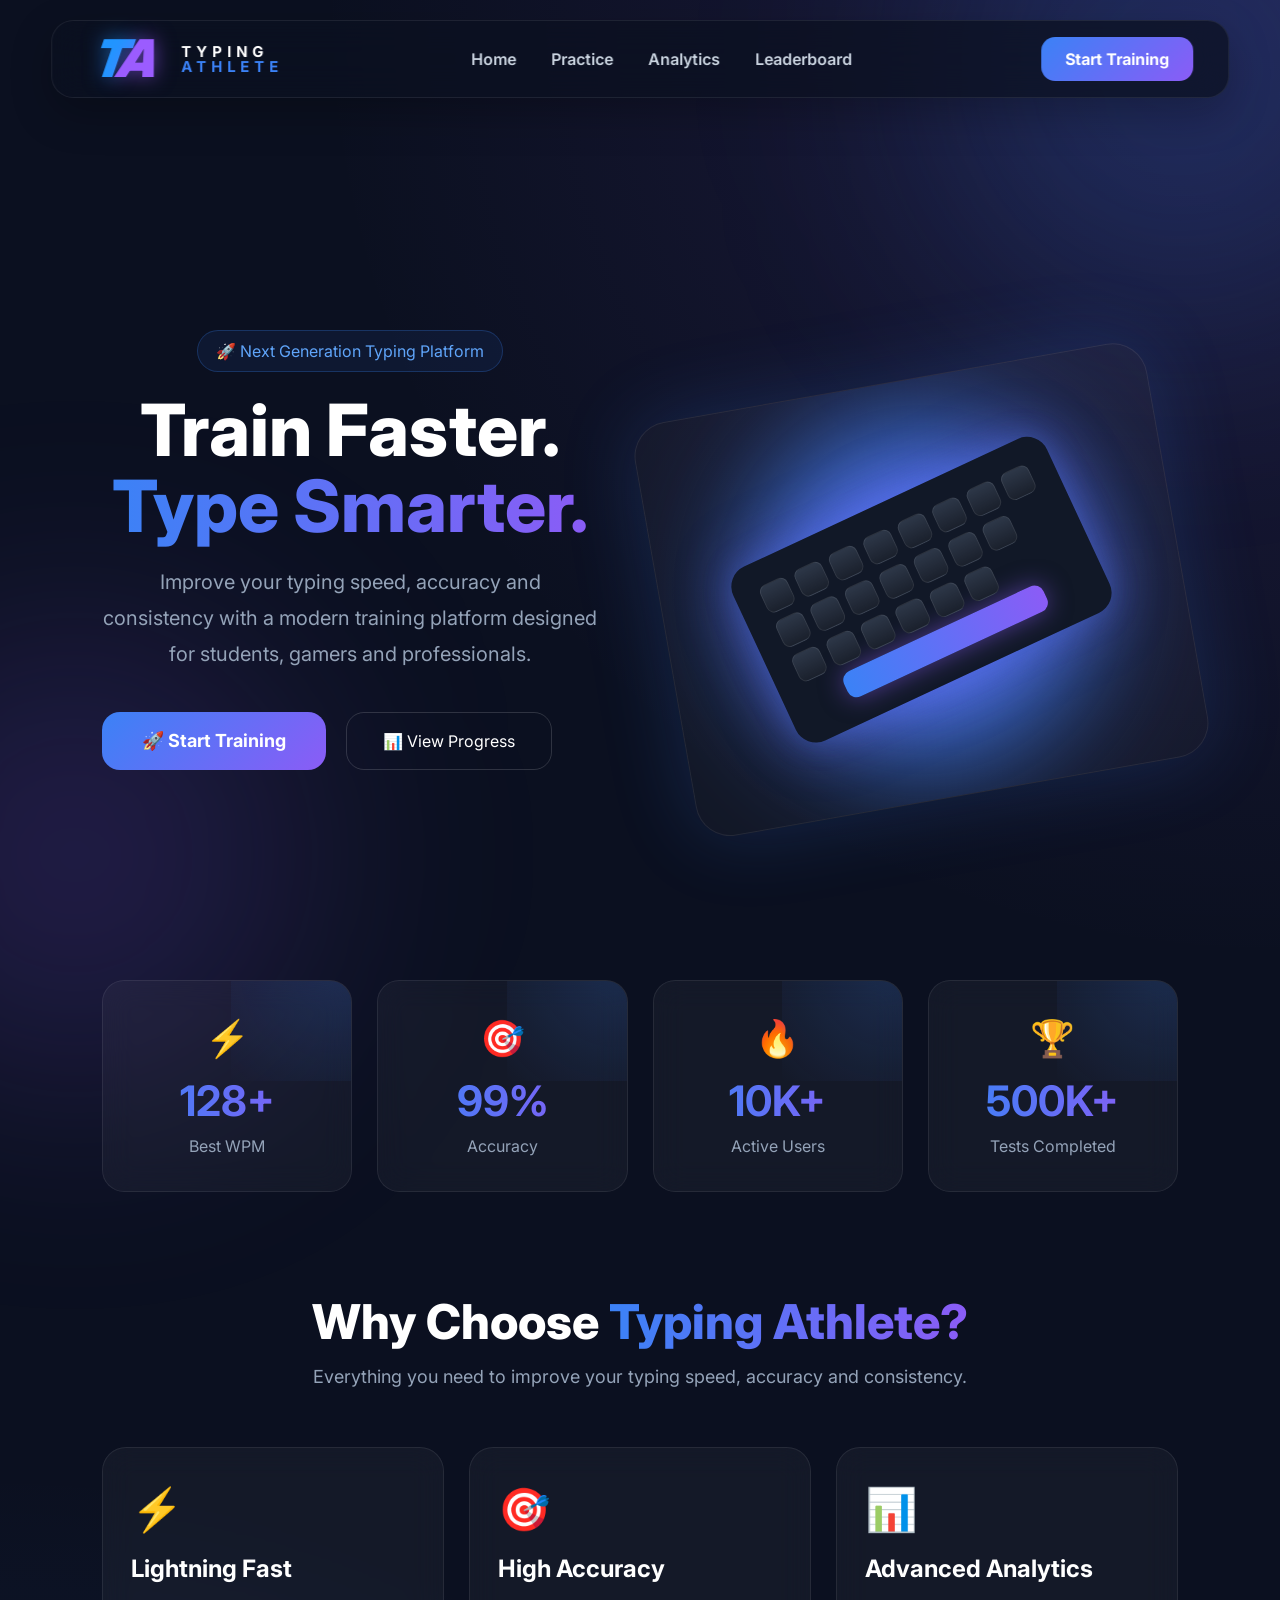
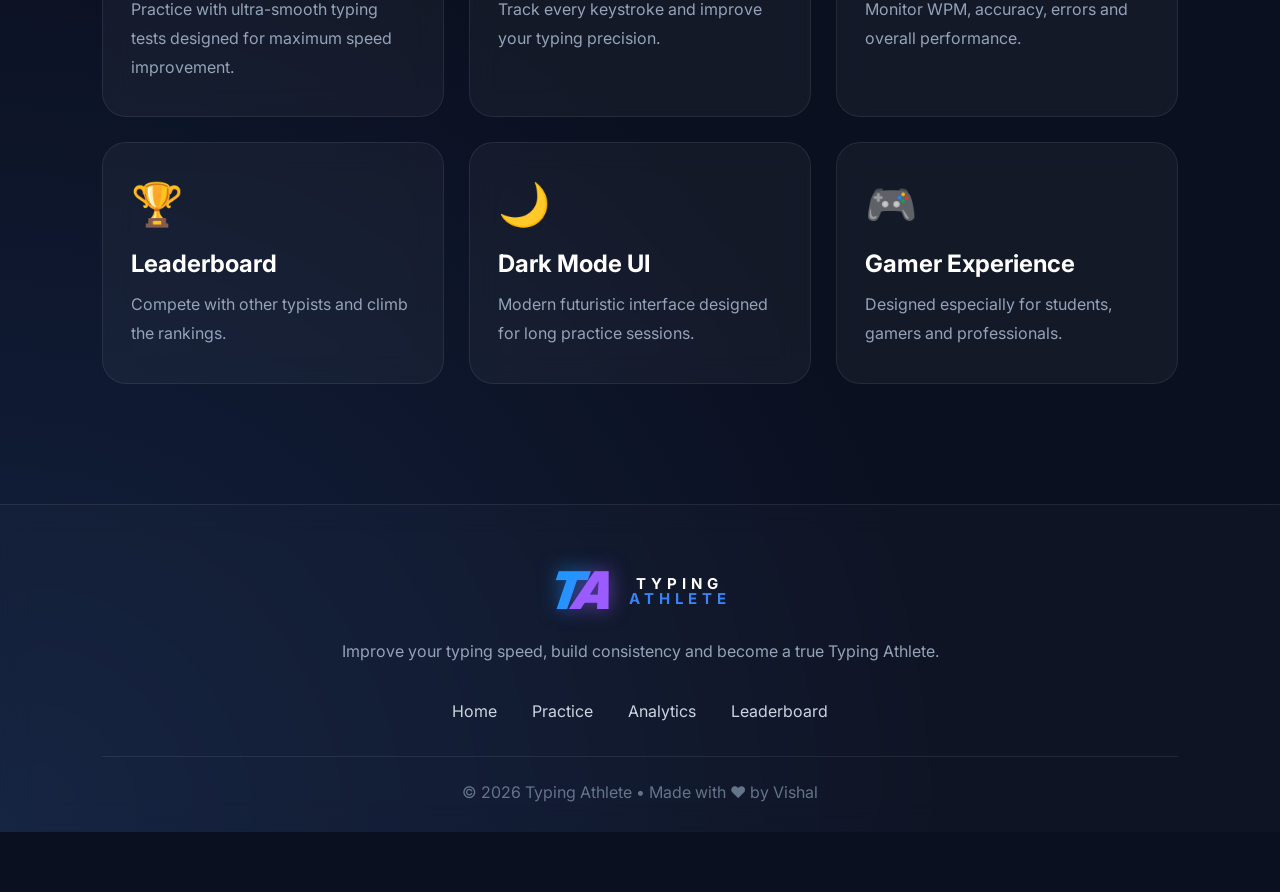
<file: index.html>
<!DOCTYPE html>
<html lang="en">
<head>
    <meta charset="UTF-8">
    <meta name="viewport" content="width=device-width, initial-scale=1.0">
<title>Typing Athlete | Improve Speed & Accuracy</title>
<meta name="description"
content="Typing Athlete is a modern typing practice platform to improve typing speed, accuracy and consistency.">
    <!-- Google Fonts -->
    <link rel="preconnect" href="https://fonts.googleapis.com">
    <link rel="preconnect" href="https://fonts.gstatic.com" crossorigin>
    <link href="https://fonts.googleapis.com/css2?family=Inter:wght@400;500;600;700;800&display=swap" rel="stylesheet">

    <!-- CSS -->
    <link rel="stylesheet" href="css/home.css">
</head>

<body>

<header class="navbar" id="navbar">

    <div class="logo">

    <div class="ta-logo">
        <span class="t">T</span>
        <span class="a">A</span>
    </div>

    <div class="brand-name">
        <span>TYPING</span>
        <span>ATHLETE</span>
    </div>

</div>

    <nav class="nav-links">
        <a href="index.html" class="active">Home</a>
        <a href="practice.html">Practice</a>
        <a href="analytics.html">Analytics</a>
        <a href="leaderboard.html">Leaderboard</a>
    </nav>

    <a href="practice.html" class="start-btn">
        Start Training
    </a>

</header>


<section class="hero reveal">

    <div class="hero-left">

        <p class="tag">🚀 Next Generation Typing Platform</p>

        <h1>
            Train Faster.<br>
            <span>Type Smarter.</span>
        </h1>

        <p class="description">
            Improve your typing speed, accuracy and consistency with a modern
            training platform designed for students, gamers and professionals.
        </p>

        <div class="hero-buttons">
            <a href="practice.html" class="hero-btn">
                🚀 Start Training
            </a>

            <a href="#" class="secondary-btn">
                📊 View Progress
            </a>
        </div>

    </div>

    <div class="hero-right">

        <div class="keyboard-box">

    <div class="circle"></div>

    <div class="keyboard">

        <div class="row">
            <span></span><span></span><span></span><span></span><span></span><span></span><span></span><span></span>
        </div>

        <div class="row">
            <span></span><span></span><span></span><span></span><span></span><span></span><span></span>
        </div>

        <div class="row">
            <span></span><span></span><span></span><span></span><span></span><span></span>
        </div>

        <div class="space"></div>

    </div>

</div>

    </div>

</section>

<section class="stats reveal">
    
    <div class="stat-card">
        <div class="stat-icon">⚡</div>
        <h2>128+</h2>
        <p>Best WPM</p>
    </div>

    <div class="stat-card">
        <div class="stat-icon">🎯</div>
        <h2>99%</h2>
        <p>Accuracy</p>
    </div>

    <div class="stat-card">
        <div class="stat-icon">🔥</div>
        <h2>10K+</h2>
        <p>Active Users</p>
    </div>

    <div class="stat-card">
        <div class="stat-icon">🏆</div>
        <h2>500K+</h2>
        <p>Tests Completed</p>
    </div>

</section>

<section class="features reveal">

    <div class="section-title">
        <h2>Why Choose <span>Typing Athlete?</span></h2>
        <p>
            Everything you need to improve your typing speed, accuracy and consistency.
        </p>
    </div>

    <div class="features-grid">

        <div class="feature-card">
            <div class="feature-icon">⚡</div>
            <h3>Lightning Fast</h3>
            <p>Practice with ultra-smooth typing tests designed for maximum speed improvement.</p>
        </div>

        <div class="feature-card">
            <div class="feature-icon">🎯</div>
            <h3>High Accuracy</h3>
            <p>Track every keystroke and improve your typing precision.</p>
        </div>

        <div class="feature-card">
            <div class="feature-icon">📊</div>
            <h3>Advanced Analytics</h3>
            <p>Monitor WPM, accuracy, errors and overall performance.</p>
        </div>

        <div class="feature-card">
            <div class="feature-icon">🏆</div>
            <h3>Leaderboard</h3>
            <p>Compete with other typists and climb the rankings.</p>
        </div>

        <div class="feature-card">
            <div class="feature-icon">🌙</div>
            <h3>Dark Mode UI</h3>
            <p>Modern futuristic interface designed for long practice sessions.</p>
        </div>

        <div class="feature-card">
            <div class="feature-icon">🎮</div>
            <h3>Gamer Experience</h3>
            <p>Designed especially for students, gamers and professionals.</p>
        </div>

    </div>

</section>

<footer class="footer reveal">

    <div class="footer-top">

        <div class="footer-brand">


            <div class="ta-logo">
                <span class="t">T</span>
                <span class="a">A</span>
            </div>

            <div class="brand-name">
                <span>TYPING</span>
                <span>ATHLETE</span>
            </div>

        </div>

        <p>
            Improve your typing speed, build consistency and become a true Typing Athlete.
        </p>

    </div>

    <div class="footer-links">
        <a href="#">Home</a>
        <a href="practice.html">Practice</a>
        <a href="#">Analytics</a>
        <a href="#">Leaderboard</a>
    </div>

    <div class="footer-bottom">
        © 2026 Typing Athlete • Made with ❤️ by Vishal
    </div>

</footer>

<script>
    
const navbar = document.getElementById("navbar");

window.addEventListener("scroll", function () {
    if (window.scrollY > 30) {
        navbar.classList.add("scrolled");
    } else {
        navbar.classList.remove("scrolled");
    }
});
const reveals = document.querySelectorAll(".reveal");

function revealOnScroll(){

    reveals.forEach((element)=>{

        const windowHeight = window.innerHeight;
        const elementTop = element.getBoundingClientRect().top;

        if(elementTop < windowHeight - 120){
            element.classList.add("active");
        }

    });

}

window.addEventListener("scroll", revealOnScroll);

revealOnScroll();

</script>

<script src="js/home.js"></script>

</body>
</html>
</file>
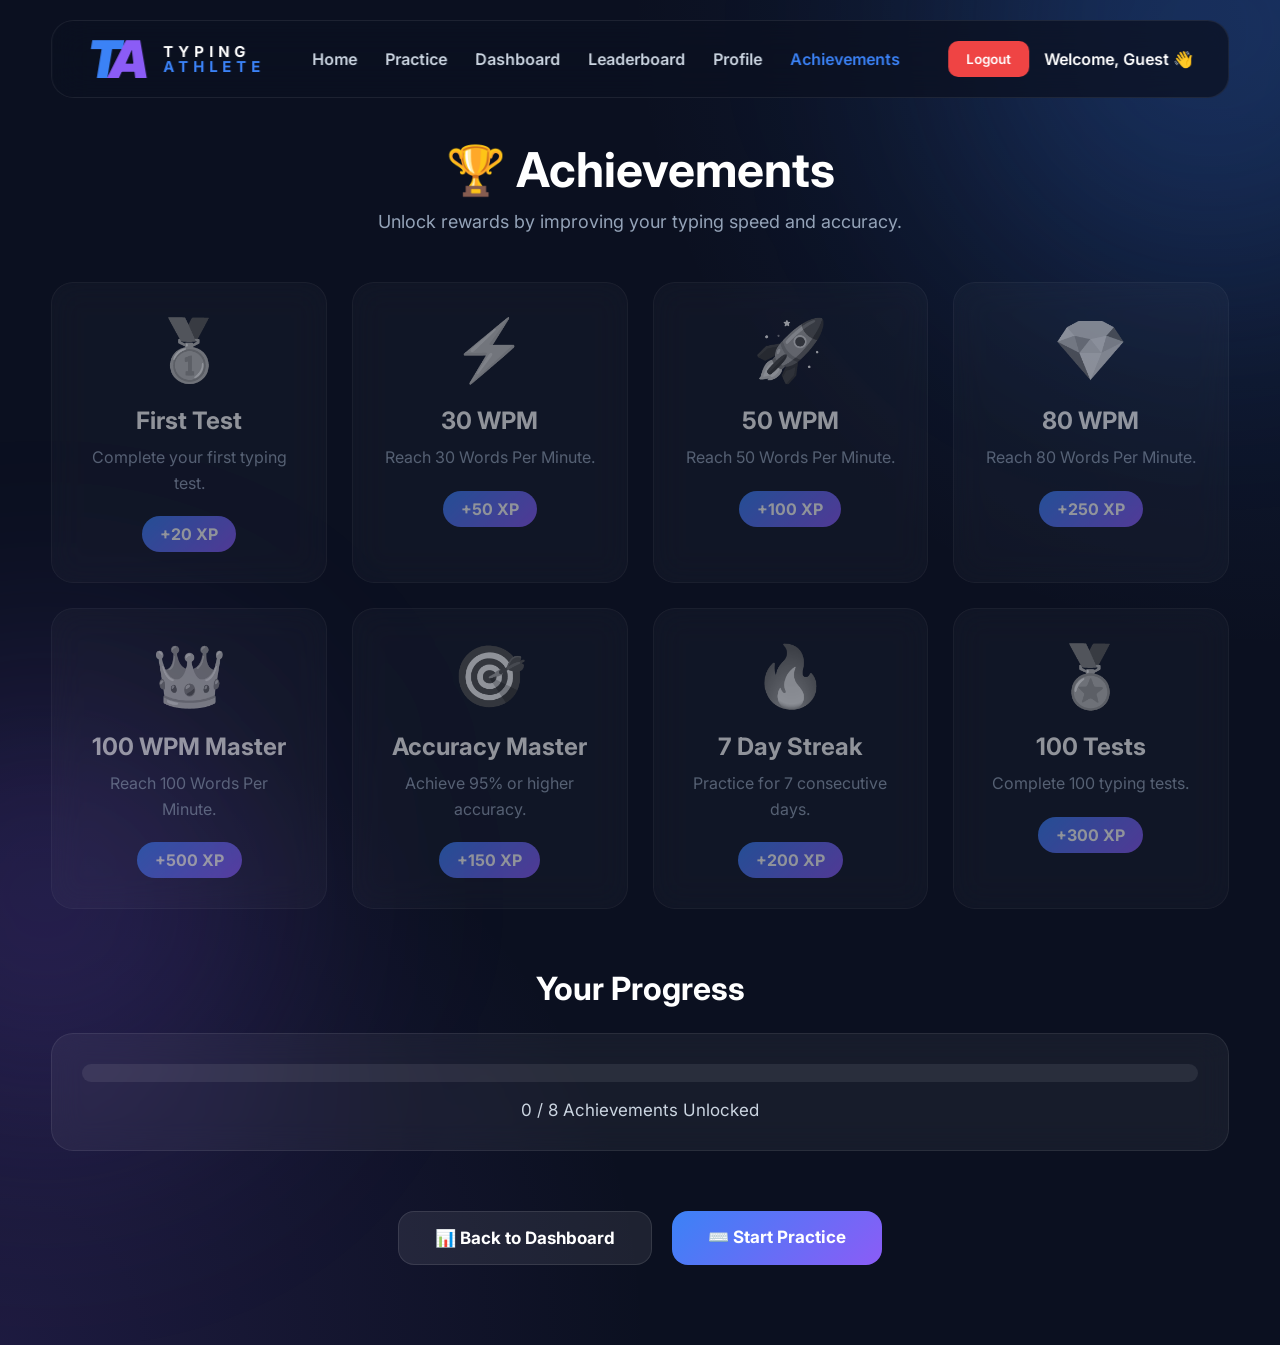
<file: achievements.html>
<!DOCTYPE html>
<html lang="en">

<head>

<meta charset="UTF-8">
<meta name="viewport" content="width=device-width, initial-scale=1.0">

<title>Typing Athlete | Achievements</title>

<link rel="preconnect" href="https://fonts.googleapis.com">
<link rel="preconnect" href="https://fonts.gstatic.com" crossorigin>

<link href="https://fonts.googleapis.com/css2?family=Inter:wght@400;500;600;700;800&display=swap" rel="stylesheet">

<link rel="stylesheet" href="css/achievements.css">

</head>

<body>

<header class="navbar">

    <div class="logo">

        <div class="ta-logo">
            <span class="t">T</span>
            <span class="a">A</span>
        </div>

        <div class="brand-name">
            <span>TYPING</span>
            <span>ATHLETE</span>
        </div>

    </div>

    <nav>

        <a href="index.html">Home</a>
        <a href="practice.html">Practice</a>
        <a href="dashboard.html">Dashboard</a>
        <a href="leaderboard.html">Leaderboard</a>
        <a href="profile.html">Profile</a>
        <a href="achievements.html" class="active">Achievements</a>

    </nav>

    <div class="user-box">

        <button id="logout-btn">Logout</button>

        <span id="welcome-user">Welcome 👋</span>

    </div>

</header>

<main class="achievements-container">

<section class="page-header">

    <h1>🏆 Achievements</h1>

    <p>
        Unlock rewards by improving your typing speed and accuracy.
    </p>

</section>

<section class="achievement-grid">

        <!-- First Test -->
    <div class="achievement-card unlocked">

        <div class="achievement-icon">🥇</div>

        <h2>First Test</h2>

        <p>Complete your first typing test.</p>

        <span class="reward">+20 XP</span>

    </div>

    <!-- 30 WPM -->
    <div class="achievement-card locked">

        <div class="achievement-icon">⚡</div>

        <h2>30 WPM</h2>

        <p>Reach 30 Words Per Minute.</p>

        <span class="reward">+50 XP</span>

    </div>

    <!-- 50 WPM -->
    <div class="achievement-card locked">

        <div class="achievement-icon">🚀</div>

        <h2>50 WPM</h2>

        <p>Reach 50 Words Per Minute.</p>

        <span class="reward">+100 XP</span>

    </div>

    <!-- 80 WPM -->
    <div class="achievement-card locked">

        <div class="achievement-icon">💎</div>

        <h2>80 WPM</h2>

        <p>Reach 80 Words Per Minute.</p>

        <span class="reward">+250 XP</span>

    </div>

    <!-- 100 WPM -->
    <div class="achievement-card locked">

        <div class="achievement-icon">👑</div>

        <h2>100 WPM Master</h2>

        <p>Reach 100 Words Per Minute.</p>

        <span class="reward">+500 XP</span>

    </div>

        <!-- 95% Accuracy -->
    <div class="achievement-card locked">

        <div class="achievement-icon">🎯</div>

        <h2>Accuracy Master</h2>

        <p>Achieve 95% or higher accuracy.</p>

        <span class="reward">+150 XP</span>

    </div>

    <!-- 7 Day Streak -->
    <div class="achievement-card locked">

        <div class="achievement-icon">🔥</div>

        <h2>7 Day Streak</h2>

        <p>Practice for 7 consecutive days.</p>

        <span class="reward">+200 XP</span>

    </div>

    <!-- 100 Tests -->
    <div class="achievement-card locked">

        <div class="achievement-icon">🏅</div>

        <h2>100 Tests</h2>

        <p>Complete 100 typing tests.</p>

        <span class="reward">+300 XP</span>

    </div>

</section>

<!-- ==========================
     PROGRESS
========================== -->

<section class="progress-section">

    <h2>Your Progress</h2>

    <div class="progress-box">

        <div class="progress-bar">

            <div class="progress-fill" id="achievement-progress"></div>

        </div>

        <p>
            <span id="completed-achievements">1</span> /
            <span id="total-achievements">8</span>
            Achievements Unlocked
        </p>

    </div>

</section>

<!-- ==========================
     ACTION BUTTONS
========================== -->

<section class="achievement-actions">

    <a href="dashboard.html" class="secondary-btn">
        📊 Back to Dashboard
    </a>

    <a href="practice.html" class="primary-btn">
        ⌨️ Start Practice
    </a>

</section>

</main>

<script src="js/achievements.js"></script>

</body>
</html>
</file>
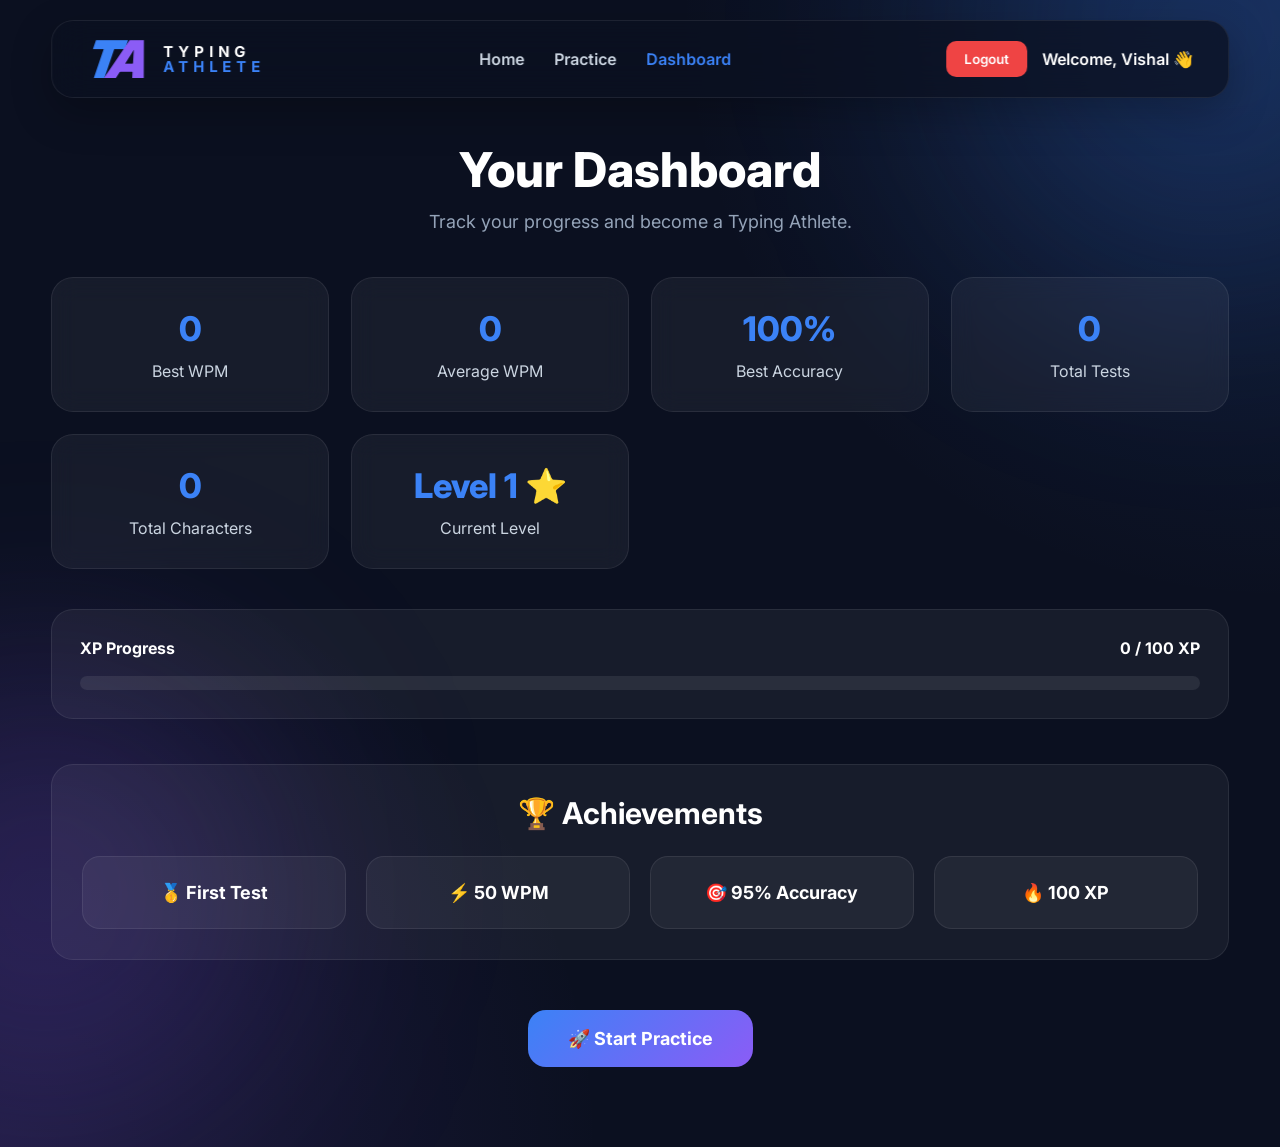
<file: dashboard.html>
<!DOCTYPE html>
<html lang="en">

<head>

    <meta charset="UTF-8">
    <meta name="viewport" content="width=device-width, initial-scale=1.0">

    <title>Typing Athlete | Dashboard</title>

    <link rel="preconnect" href="https://fonts.googleapis.com">
    <link rel="preconnect" href="https://fonts.gstatic.com" crossorigin>

    <link href="https://fonts.googleapis.com/css2?family=Inter:wght@400;500;600;700;800&display=swap" rel="stylesheet">

    <link rel="stylesheet" href="css/dashboard.css">

</head>

<body>

<header class="navbar">

    <div class="logo">

        <div class="ta-logo">
            <span class="t">T</span>
            <span class="a">A</span>
        </div>

        <div class="brand-name">
            <span>TYPING</span>
            <span>ATHLETE</span>
        </div>

    </div>

    <nav>

        <a href="index.html">Home</a>

        <a href="practice.html">Practice</a>

        <a href="dashboard.html" class="active">Dashboard</a>

    </nav>

    <div class="user-box">

        <button id="logout-btn">Logout</button>

        <span id="welcome-user">
            Welcome, Vishal 👋
        </span>

    </div>

</header>

<main class="dashboard">

    <section class="hero">

        <h1>Your Dashboard</h1>

        <p>
            Track your progress and become a Typing Athlete.
        </p>

    </section>

    <section class="stats-grid">

        <div class="card">

            <h2 id="best-wpm">0</h2>

            <p>Best WPM</p>

        </div>

        <div class="card">

            <h2 id="avg-wpm">0</h2>

            <p>Average WPM</p>

        </div>

        <div class="card">

            <h2 id="accuracy">100%</h2>

            <p>Best Accuracy</p>

        </div>

        <div class="card">

            <h2 id="tests">0</h2>

            <p>Total Tests</p>

        </div>

        <div class="card">

            <h2 id="characters">0</h2>

            <p>Total Characters</p>

        </div>

        <div class="card">

            <h2 id="level">Level 1 ⭐</h2>

            <p>Current Level</p>

        </div>

    </section>

    <section class="xp-box">

        <div class="xp-header">

            <span>XP Progress</span>

            <span id="xp-text">0 / 100 XP</span>

        </div>

        <div class="xp-bar">

            <div class="xp-fill" id="xp-fill"></div>

        </div>

    </section>

    <section class="achievement-box">

        <h2>🏆 Achievements</h2>

        <div class="achievement-grid">

            <div class="achievement">
                🥇 First Test
            </div>

            <div class="achievement">
                ⚡ 50 WPM
            </div>

            <div class="achievement">
                🎯 95% Accuracy
            </div>

            <div class="achievement">
                🔥 100 XP
            </div>

        </div>

    </section>

    <section class="action">

        <a href="practice.html" class="practice-btn">

            🚀 Start Practice

        </a>

    </section>

</main>

<script src="js/dashboard.js"></script>

</body>

</html>
</file>
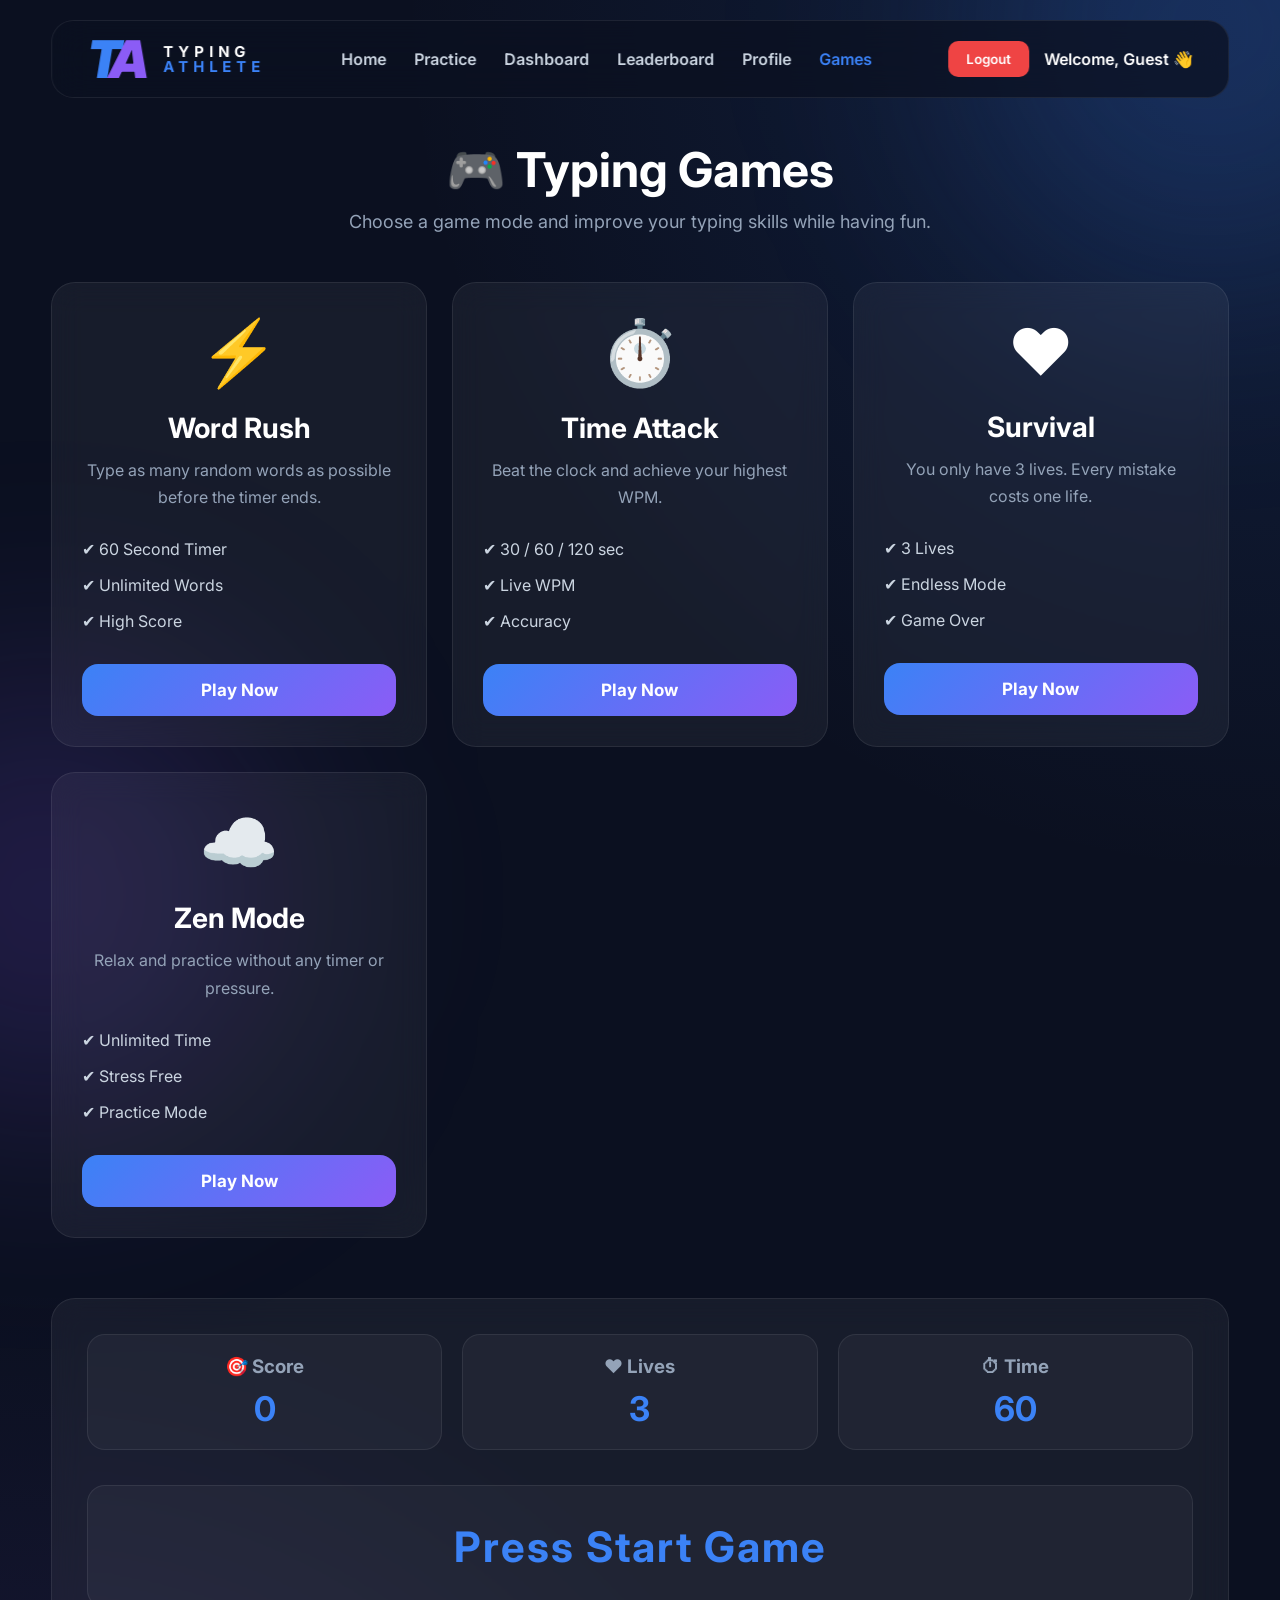
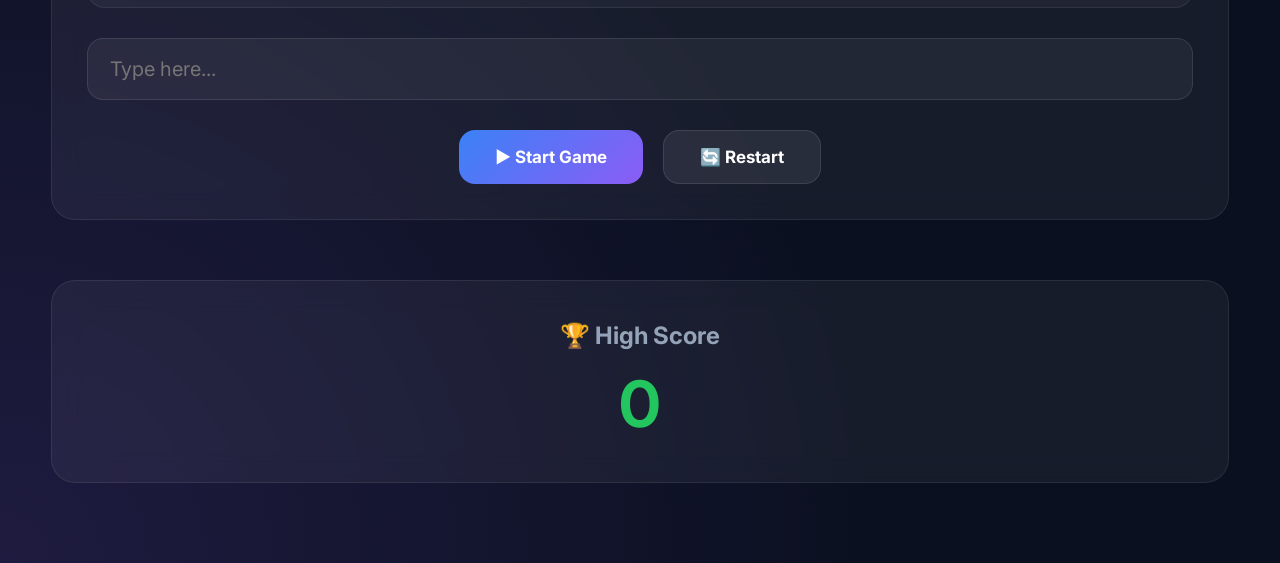
<file: games.html>
<!DOCTYPE html>
<html lang="en">

<head>

<meta charset="UTF-8">
<meta name="viewport" content="width=device-width, initial-scale=1.0">

<title>Typing Athlete | Games</title>

<link rel="preconnect" href="https://fonts.googleapis.com">
<link rel="preconnect" href="https://fonts.gstatic.com" crossorigin>

<link href="https://fonts.googleapis.com/css2?family=Inter:wght@400;500;600;700;800&display=swap" rel="stylesheet">

<link rel="stylesheet" href="css/games.css">

</head>

<body>

<header class="navbar">

<div class="logo">

<div class="ta-logo">
<span class="t">T</span>
<span class="a">A</span>
</div>

<div class="brand-name">
<span>TYPING</span>
<span>ATHLETE</span>
</div>

</div>

<nav>

<a href="index.html">Home</a>
<a href="practice.html">Practice</a>
<a href="dashboard.html">Dashboard</a>
<a href="leaderboard.html">Leaderboard</a>
<a href="profile.html">Profile</a>
<a href="games.html" class="active">Games</a>

</nav>

<div class="user-box">

<button id="logout-btn">Logout</button>

<span id="welcome-user">Welcome 👋</span>

</div>

</header>

<main class="games-container">

<section class="page-header">

<h1>🎮 Typing Games</h1>

<p>Choose a game mode and improve your typing skills while having fun.</p>

</section>

<section class="games-grid">

        <!-- Word Rush -->

    <div class="game-card">

        <div class="game-icon">⚡</div>

        <h2>Word Rush</h2>

        <p>
            Type as many random words as possible before the timer ends.
        </p>

        <ul>
            <li>✔ 60 Second Timer</li>
            <li>✔ Unlimited Words</li>
            <li>✔ High Score</li>
        </ul>

        <button class="play-btn" data-mode="wordrush">
            Play Now
        </button>

    </div>

    <!-- Time Attack -->

    <div class="game-card">

        <div class="game-icon">⏱️</div>

        <h2>Time Attack</h2>

        <p>
            Beat the clock and achieve your highest WPM.
        </p>

        <ul>
            <li>✔ 30 / 60 / 120 sec</li>
            <li>✔ Live WPM</li>
            <li>✔ Accuracy</li>
        </ul>

        <button class="play-btn" data-mode="timeattack">
            Play Now
        </button>

    </div>

    <!-- Survival -->

    <div class="game-card">

        <div class="game-icon">❤️</div>

        <h2>Survival</h2>

        <p>
            You only have 3 lives. Every mistake costs one life.
        </p>

        <ul>
            <li>✔ 3 Lives</li>
            <li>✔ Endless Mode</li>
            <li>✔ Game Over</li>
        </ul>

        <button class="play-btn" data-mode="survival">
            Play Now
        </button>

    </div>

    <!-- Zen Mode -->

    <div class="game-card">

        <div class="game-icon">☁️</div>

        <h2>Zen Mode</h2>

        <p>
            Relax and practice without any timer or pressure.
        </p>

        <ul>
            <li>✔ Unlimited Time</li>
            <li>✔ Stress Free</li>
            <li>✔ Practice Mode</li>
        </ul>

        <button class="play-btn" data-mode="zen">
            Play Now
        </button>

    </div>

</section>

<!-- ==========================
     GAME PANEL
========================== -->

<section class="game-panel">

    <div class="game-info">

        <div class="info-card">
            <h3>🎯 Score</h3>
            <h2 id="game-score">0</h2>
        </div>

        <div class="info-card">
            <h3>❤️ Lives</h3>
            <h2 id="game-lives">3</h2>
        </div>

        <div class="info-card">
            <h3>⏱ Time</h3>
            <h2 id="game-timer">60</h2>
        </div>

    </div>

    <div class="word-box">

        <h2 id="current-word">
            Press "Play Now" to Start
        </h2>

    </div>

    <input
        type="text"
        id="game-input"
        placeholder="Type here..."
        autocomplete="off"
        disabled
    >

    <div class="game-buttons">

        <button id="start-game" class="primary-btn">
            ▶ Start Game
        </button>

        <button id="restart-game" class="secondary-btn">
            🔄 Restart
        </button>

    </div>

</section>

<!-- ==========================
     HIGH SCORE
========================== -->

<section class="high-score-section">

    <div class="high-score-card">

        <h2>🏆 High Score</h2>

        <h1 id="high-score">0</h1>

    </div>

</section>

</main>

<script src="js/games.js"></script>

</body>
</html>
</file>
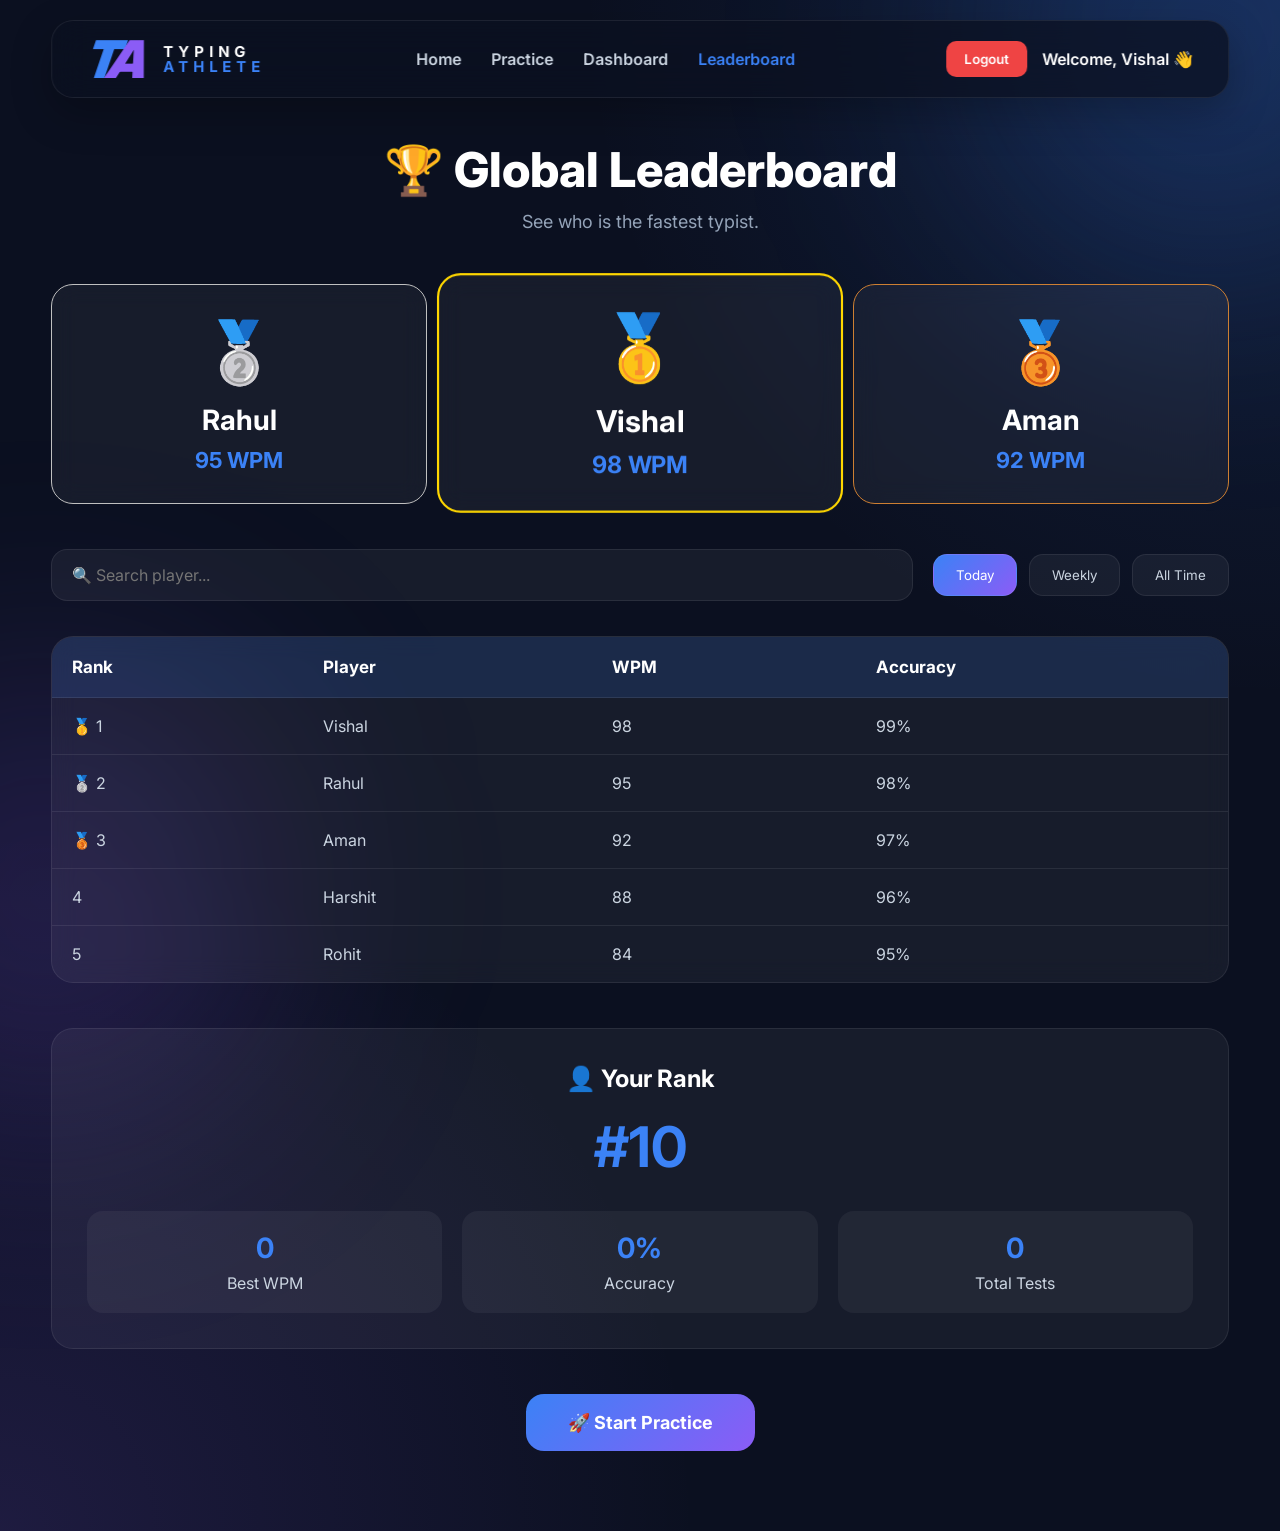
<file: leaderboard.html>
<!DOCTYPE html>
<html lang="en">

<head>

<meta charset="UTF-8">
<meta name="viewport"
content="width=device-width, initial-scale=1.0">

<title>Typing Athlete | Leaderboard</title>

<link rel="preconnect"
href="https://fonts.googleapis.com">

<link rel="preconnect"
href="https://fonts.gstatic.com"
crossorigin>

<link href="https://fonts.googleapis.com/css2?family=Inter:wght@400;500;600;700;800&display=swap"
rel="stylesheet">

<link rel="stylesheet"
href="css/leaderboard.css">

</head>

<body>

<header class="navbar">

    <div class="logo">

        <div class="ta-logo">

            <span class="t">T</span>
            <span class="a">A</span>

        </div>

        <div class="brand-name">

            <span>TYPING</span>
            <span>ATHLETE</span>

        </div>

    </div>

    <nav>

        <a href="index.html">Home</a>

        <a href="practice.html">Practice</a>

        <a href="dashboard.html">Dashboard</a>

        <a href="leaderboard.html"
        class="active">

        Leaderboard

        </a>

    </nav>

    <div class="user-box">

        <button id="logout-btn">

            Logout

        </button>

        <span id="welcome-user">

            Welcome, Vishal 👋

        </span>

    </div>

</header>

<main class="leaderboard">

<section class="hero">

<h1>🏆 Global Leaderboard</h1>

<p>

See who is the fastest typist.

</p>

</section>

<!-- ==========================
     TOP 3 PLAYERS
========================== -->

<section class="top-three">

    <div class="top-card second">

        <div class="medal">🥈</div>

        <h2>Rahul</h2>

        <span>95 WPM</span>

    </div>

    <div class="top-card first">

        <div class="medal">🥇</div>

        <h2>Vishal</h2>

        <span>98 WPM</span>

    </div>

    <div class="top-card third">

        <div class="medal">🥉</div>

        <h2>Aman</h2>

        <span>92 WPM</span>

    </div>

</section>

<!-- ==========================
     SEARCH & FILTER
========================== -->

<section class="leaderboard-tools">

    <input
        type="text"
        id="search-player"
        placeholder="🔍 Search player...">

    <div class="filters">

        <button class="filter active">
            Today
        </button>

        <button class="filter">
            Weekly
        </button>

        <button class="filter">
            All Time
        </button>

    </div>

</section>

<!-- ==========================
     TABLE
========================== -->

<section class="leaderboard-table">

<table>

<thead>

<tr>

<th>Rank</th>

<th>Player</th>

<th>WPM</th>

<th>Accuracy</th>

</tr>

</thead>

<tbody id="leaderboard-body">

<tr>

<td>🥇 1</td>

<td>Vishal</td>

<td>98</td>

<td>99%</td>

</tr>

<tr>

<td>🥈 2</td>

<td>Rahul</td>

<td>95</td>

<td>98%</td>

</tr>

<tr>

<td>🥉 3</td>

<td>Aman</td>

<td>92</td>

<td>97%</td>

</tr>

<tr>

<td>4</td>

<td>Harshit</td>

<td>88</td>

<td>96%</td>

</tr>

<tr>

<td>5</td>

<td>Rohit</td>

<td>84</td>

<td>95%</td>

</tr>

</tbody>

</table>

</section>

<!-- ==========================
     YOUR RANK
========================== -->

<section class="your-rank">

    <div class="rank-card">

        <h2>👤 Your Rank</h2>

        <h1 id="your-rank">#4</h1>

        <div class="rank-stats">

            <div>
                <strong id="your-best-wpm">98</strong>
                <span>Best WPM</span>
            </div>

            <div>
                <strong id="your-accuracy">99%</strong>
                <span>Accuracy</span>
            </div>

            <div>
                <strong id="your-tests">15</strong>
                <span>Total Tests</span>
            </div>

        </div>

    </div>

</section>

<!-- ==========================
     ACTION BUTTON
========================== -->

<section class="leaderboard-action">

    <a href="practice.html" class="practice-btn">
        🚀 Start Practice
    </a>

</section>

</main>

<script src="js/leaderboard.js"></script>

</body>
</html>
</file>
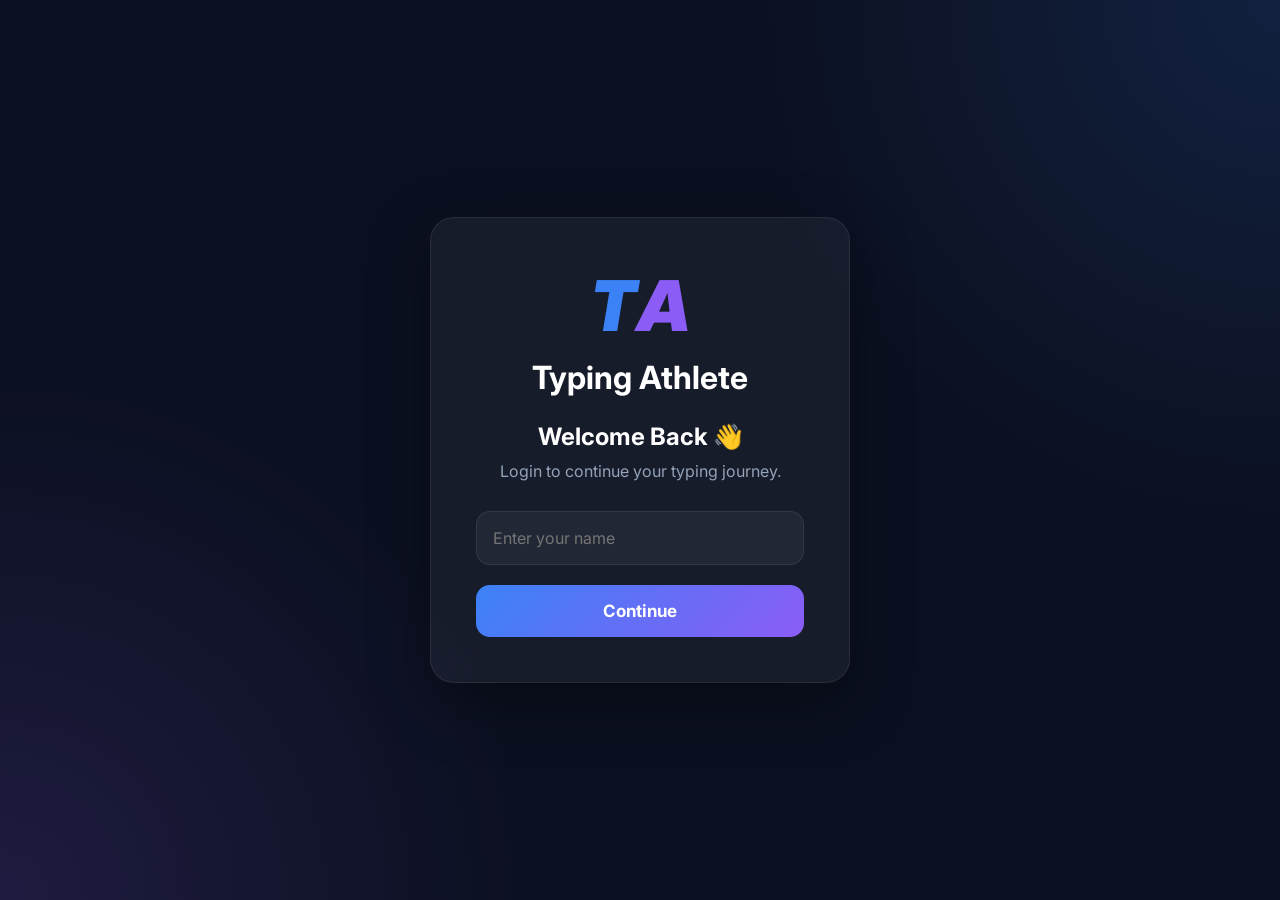
<file: login.html>
<!DOCTYPE html>
<html lang="en">

<head>

<meta charset="UTF-8">
<meta name="viewport" content="width=device-width, initial-scale=1.0">

<title>Typing Athlete | Login</title>

<link rel="preconnect" href="https://fonts.googleapis.com">
<link rel="preconnect" href="https://fonts.gstatic.com" crossorigin>

<link href="https://fonts.googleapis.com/css2?family=Inter:wght@400;500;600;700;800&display=swap" rel="stylesheet">

<link rel="stylesheet" href="css/login.css">

</head>

<body>

<div class="login-container">

    <div class="login-card">

        <div class="logo">

            <div class="ta-logo">
                <span class="t">T</span>
                <span class="a">A</span>
            </div>

            <h1>Typing Athlete</h1>

        </div>

        <h2>Welcome Back 👋</h2>

        <p>Login to continue your typing journey.</p>

        <input
        type="text"
        id="username"
        placeholder="Enter your name">

        <button id="login-btn">
            Continue
        </button>

    </div>

</div>

<script src="js/login.js"></script>

</body>
</html>
</file>
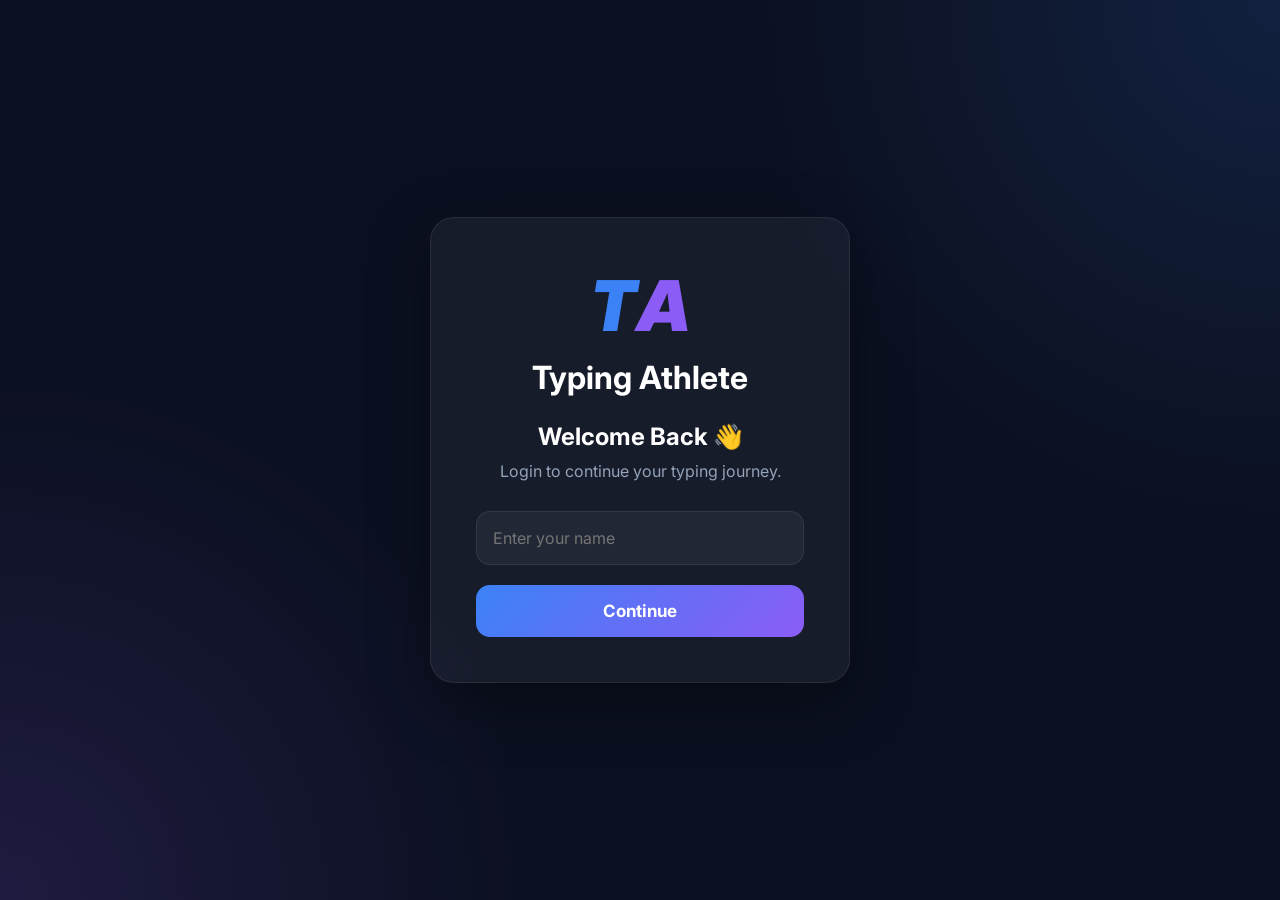
<file: practice.html>
<!DOCTYPE html>
<html lang="en">

<head>

<meta charset="UTF-8">
<meta name="viewport" content="width=device-width, initial-scale=1.0">

<title>Typing Athlete | Practice</title>

<link rel="preconnect" href="https://fonts.googleapis.com">
<link rel="preconnect" href="https://fonts.gstatic.com" crossorigin>

<link href="https://fonts.googleapis.com/css2?family=Inter:wght@400;500;600;700;800&display=swap" rel="stylesheet">

<link rel="stylesheet" href="css/practice.css">

</head>

<body>

<header class="navbar">

    <div class="logo">

        <div class="ta-logo">
            <span class="t">T</span>
            <span class="a">A</span>
        </div>

        <div class="brand-name">
            <span>TYPING</span>
            <span>ATHLETE</span>
        </div>

    </div>

    <nav>
        <a href="index.html">Home</a>
        <a href="practice.html" class="active">Practice</a>
        <a href="dashboard.html">Dashboard</a>
        <a href="leaderboard.html">Leaderboard</a>
    </nav>

    <div class="user-box">

        <button id="logout-btn">
        Logout
        </button>

        <span id="welcome-user"></span>

    </div>
</header>

<main class="practice-container">

    <!-- Time Buttons -->

    <div class="practice-settings">

        <button class="time-btn active" data-time="15">15s</button>
        <button class="time-btn" data-time="30">30s</button>
        <button class="time-btn" data-time="60">60s</button>
        <button class="time-btn" data-time="120">120s</button>

    </div>

    <!-- Stats -->

    <div class="stats-bar">

        <div class="stat-box">
            <h3 id="timer">15</h3>
            <p>Timer</p>
        </div>

        <div class="stat-box">
            <h3 id="wpm">0</h3>
            <p>WPM</p>
        </div>

        <div class="stat-box">
            <h3 id="accuracy">100%</h3>
            <p>Accuracy</p>
        </div>

        <div class="stat-box">
            <h3 id="errors">0</h3>
            <p>Errors</p>
        </div>

        <div class="stat-box">
            <h3 id="best-wpm">0</h3>
            <p>Best WPM</p>
        </div>

    </div>

    <!-- Progress -->

    <div class="progress-container">
        <div class="progress-bar" id="progress-bar"></div>
    </div>

    <!-- Typing -->

    <div class="typing-box">
        <p id="typing-text"></p>
    </div>

   <textarea
   id="typing-input"
   placeholder="Start typing here..."
   spellcheck="false"></textarea>

<!-- ==========================
     Virtual Keyboard
========================== -->

<div class="keyboard" id="virtual-keyboard">

    <div class="keyboard-row">
        <div class="key">Q</div>
        <div class="key">W</div>
        <div class="key">E</div>
        <div class="key">R</div>
        <div class="key">T</div>
        <div class="key">Y</div>
        <div class="key">U</div>
        <div class="key">I</div>
        <div class="key">O</div>
        <div class="key">P</div>
    </div>

    <div class="keyboard-row">
        <div class="key">A</div>
        <div class="key">S</div>
        <div class="key">D</div>
        <div class="key">F</div>
        <div class="key">G</div>
        <div class="key">H</div>
        <div class="key">J</div>
        <div class="key">K</div>
        <div class="key">L</div>
    </div>

    <div class="keyboard-row">
        <div class="key">Z</div>
        <div class="key">X</div>
        <div class="key">C</div>
        <div class="key">V</div>
        <div class="key">B</div>
        <div class="key">N</div>
        <div class="key">M</div>
    </div>

    <div class="keyboard-row">
        <div class="key space-key">SPACE</div>
    </div>

</div>

<div class="action-buttons">

    <button class="restart-btn" id="restart-btn">
        🔄 Restart Test
    </button>

</div>

<!-- Result Popup -->

<div class="result-popup" id="result-popup">

    <div class="result-card">

        <h2>🎉 Test Complete</h2>

        <div class="result-item">
            <span>⚡ WPM</span>
            <strong id="final-wpm">0</strong>
        </div>

        <div class="result-item">
            <span>🎯 Accuracy</span>
            <strong id="final-accuracy">100%</strong>
        </div>

        <div class="result-item">
            <span>❌ Errors</span>
            <strong id="final-errors">0</strong>
        </div>

        <button id="play-again">
            🔄 Try Again
        </button>

    </div>

</div>

<!-- History -->

<section class="history-section">

    <h2>📊 Recent History</h2>

    <div id="history-list"></div>

</section>

<!-- JS -->

<script src="js/paragraphs.js"></script>
<script src="js/auth.js"></script>
<script src="js/practice.js"></script>

</body>
</html>
</file>
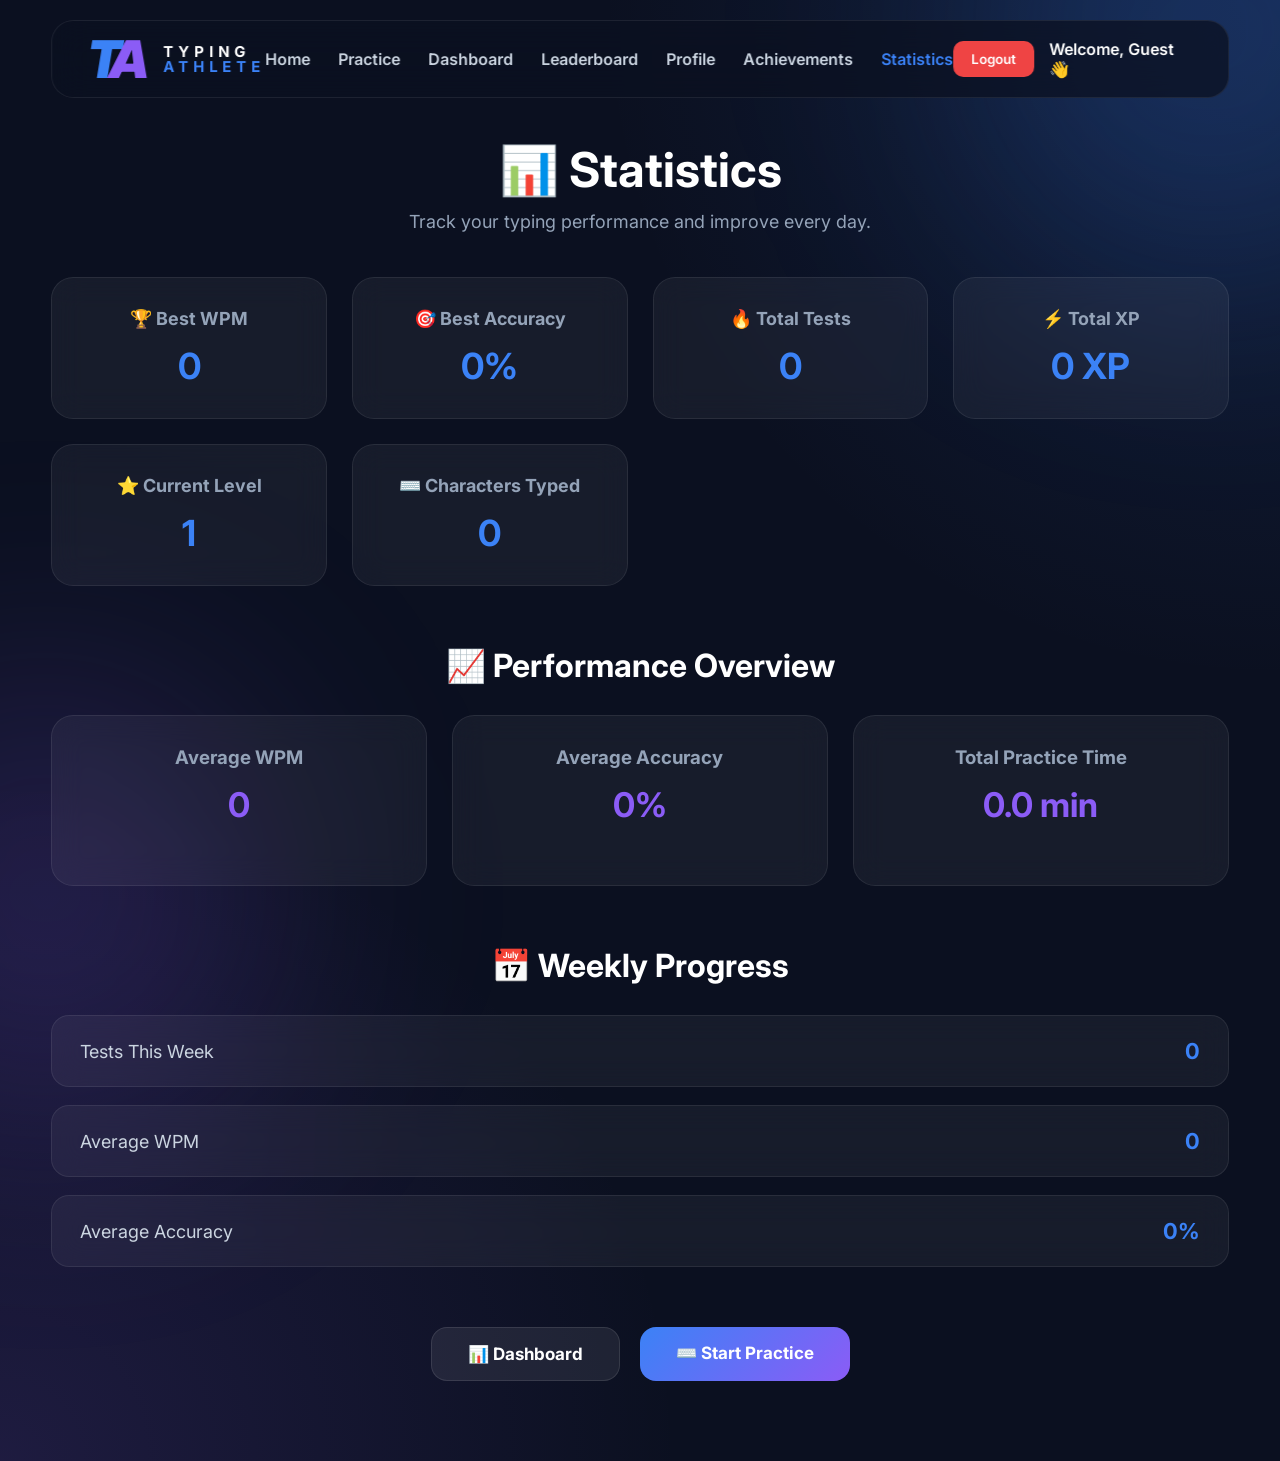
<file: statistics.html>
<!DOCTYPE html>
<html lang="en">

<head>

<meta charset="UTF-8">
<meta name="viewport" content="width=device-width, initial-scale=1.0">

<title>Typing Athlete | Statistics</title>

<link rel="preconnect" href="https://fonts.googleapis.com">
<link rel="preconnect" href="https://fonts.gstatic.com" crossorigin>

<link href="https://fonts.googleapis.com/css2?family=Inter:wght@400;500;600;700;800&display=swap" rel="stylesheet">

<link rel="stylesheet" href="css/statistics.css">

</head>

<body>

<header class="navbar">

    <div class="logo">

        <div class="ta-logo">
            <span class="t">T</span>
            <span class="a">A</span>
        </div>

        <div class="brand-name">
            <span>TYPING</span>
            <span>ATHLETE</span>
        </div>

    </div>

    <nav>

        <a href="index.html">Home</a>
        <a href="practice.html">Practice</a>
        <a href="dashboard.html">Dashboard</a>
        <a href="leaderboard.html">Leaderboard</a>
        <a href="profile.html">Profile</a>
        <a href="achievements.html">Achievements</a>
        <a href="statistics.html" class="active">Statistics</a>

    </nav>

    <div class="user-box">

        <button id="logout-btn">Logout</button>

        <span id="welcome-user">Welcome 👋</span>

    </div>

</header>

<main class="statistics-container">

<section class="page-header">

    <h1>📊 Statistics</h1>

    <p>Track your typing performance and improve every day.</p>

</section>

<section class="stats-grid">

        <div class="stat-card">
        <h3>🏆 Best WPM</h3>
        <h2 id="best-wpm">0</h2>
    </div>

    <div class="stat-card">
        <h3>🎯 Best Accuracy</h3>
        <h2 id="best-accuracy">0%</h2>
    </div>

    <div class="stat-card">
        <h3>🔥 Total Tests</h3>
        <h2 id="total-tests">0</h2>
    </div>

    <div class="stat-card">
        <h3>⚡ Total XP</h3>
        <h2 id="total-xp">0 XP</h2>
    </div>

    <div class="stat-card">
        <h3>⭐ Current Level</h3>
        <h2 id="current-level">1</h2>
    </div>

    <div class="stat-card">
        <h3>⌨️ Characters Typed</h3>
        <h2 id="characters-typed">0</h2>
    </div>

</section>

<!-- ==========================
     PERFORMANCE SECTION
========================== -->

<section class="performance-section">

    <h2>📈 Performance Overview</h2>

    <div class="performance-grid">

        <div class="performance-card">

            <h3>Average WPM</h3>

            <h2 id="average-wpm">0</h2>

        </div>

        <div class="performance-card">

            <h3>Average Accuracy</h3>

            <h2 id="average-accuracy">0%</h2>

        </div>

        <div class="performance-card">

            <h3>Total Practice Time</h3>

            <h2 id="practice-time">0 min</h2>

        </div>

    </div>

</section>

<!-- ==========================
     WEEKLY PROGRESS
========================== -->

<section class="history-section">

    <h2>📅 Weekly Progress</h2>

    <div class="history-card">
        <span>Tests This Week</span>
        <strong id="weekly-tests">0</strong>
    </div>

    <div class="history-card">
        <span>Average WPM</span>
        <strong id="weekly-wpm">0</strong>
    </div>

    <div class="history-card">
        <span>Average Accuracy</span>
        <strong id="weekly-accuracy">0%</strong>
    </div>

</section>

<!-- ==========================
     ACTION BUTTONS
========================== -->

<section class="statistics-actions">

    <a href="dashboard.html" class="secondary-btn">
        📊 Dashboard
    </a>

    <a href="practice.html" class="primary-btn">
        ⌨️ Start Practice
    </a>

</section>

</main>

<script src="js/statistics.js"></script>

</body>
</html>
</file>
<file: css/home.css>
/* Google Font */
*{
    margin:0;
    padding:0;
    box-sizing:border-box;
    font-family:'Inter',sans-serif;
}

body{
    background:#0b1020;
    color:#ffffff;
    background:
radial-gradient(circle at top right, rgba(139,92,246,.15), transparent 35%),
radial-gradient(circle at bottom left, rgba(59,130,246,.15), transparent 35%),
#0B1020;
}

/* Navbar */

.navbar{
    width:92%;
    max-width:1300px;
    height:78px;

    display:flex;
    justify-content:space-between;
    align-items:center;

    padding:0 35px;

    position:fixed;
    top:20px;
    left:50%;
    transform:translateX(-50%);

    background:rgba(11,16,32,.75);
    backdrop-filter:blur(18px);

    border:1px solid rgba(255,255,255,.08);
    border-radius:22px;

    box-shadow:
        0 15px 40px rgba(0,0,0,.25);

    z-index:1000;

    transition:all .35s ease;
}

.logo{
    font-size:26px;
    font-weight:800;
}

.logo span{
    margin-left:8px;
}

.nav-links{
    display:flex;
    gap:35px;
}

.nav-links a{
    text-decoration:none;
    color:#cbd5e1;
    font-weight:600;
    transition:.3s;
}

.nav-links a:hover{
    color:#60a5fa;
}

.start-btn{
    text-decoration:none;
    color:#fff;

    padding:12px 24px;

    border-radius:14px;

    background:linear-gradient(135deg,#3b82f6,#8b5cf6);

    font-weight:700;

    transition:.3s;
}

.start-btn:hover{
    transform:translateY(-3px);
    box-shadow:0 10px 25px rgba(59,130,246,.35);
}

/* Hero */

.hero{
    min-height:calc(100vh - 80px);

    display:flex;
    justify-content:center;
    align-items:center;

    text-align:center;

    padding:40px;
}

.hero-content{
    max-width:850px;
}

.tag{
    display:inline-block;
    padding:10px 18px;
    border-radius:50px;
    background:rgba(59,130,246,.08);
    border:1px solid rgba(59,130,246,.25);
    color:#60A5FA;
}

.hero h1{
    font-size:68px;
    line-height:1.1;
    margin-bottom:25px;
}

.description{
    font-size:20px;
    color:#94a3b8;
    line-height:1.8;
    margin-bottom:40px;
}

.hero-btn{
    display:inline-block;

    text-decoration:none;

    padding:18px 40px;

    border-radius:18px;

    background:linear-gradient(135deg,#3b82f6,#8b5cf6);

    color:#fff;

    font-size:18px;
    font-weight:700;

    transition:.3s;
}

.hero-btn:hover{
    transform:translateY(-5px);
    box-shadow:0 15px 35px rgba(59,130,246,.45);
}

/* Mobile */

@media(max-width:768px){

.nav-links{
display:none;
}

.hero h1{
font-size:42px;
}

.description{
font-size:17px;
}

.navbar{
padding:0 20px;
}

}
.logo{
    display:flex;
    align-items:center;
    gap:12px;
}

.logo-box{
    width:45px;
    height:45px;

    display:flex;
    justify-content:center;
    align-items:center;

    border-radius:14px;

    background:linear-gradient(135deg,#3b82f6,#8b5cf6);

    color:white;

    font-weight:800;
    font-size:18px;

    box-shadow:0 10px 25px rgba(59,130,246,.35);
}

.logo-text{
    font-size:24px;
    font-weight:800;
}
.logo{
    display:flex;
    align-items:center;
    gap:15px;
}

.ta-logo{
    display:flex;
    font-size:52px;
    font-weight:900;
    font-style:italic;
    line-height:1;
}

.ta-logo .t{
    color:#2196ff;
    text-shadow:0 0 20px rgba(33,150,255,.6);
}

.ta-logo .a{
    margin-left:-10px;
    color:#9b5cff;
    text-shadow:0 0 20px rgba(155,92,255,.6);
}

.logo-name{
    display:flex;
    flex-direction:column;
    line-height:1.1;
}

.logo-name span:first-child{
    color:#ffffff;
    letter-spacing:6px;
    font-size:16px;
    font-weight:700;
}

.logo-name span:last-child{
    color:#4f8dff;
    letter-spacing:6px;
    font-size:16px;
    font-weight:700;
}.logo{
    display:flex;
    align-items:center;
    gap:14px;
}

.ta-logo{
    display:flex;
    align-items:center;
    font-size:52px;
    font-weight:900;
    font-style:italic;
    line-height:1;
}

.t{
    color:#3B82F6;
    transform:skew(-10deg);
    text-shadow:0 0 18px rgba(59,130,246,.6);
}

.a{
    margin-left:-12px;
    color:#8B5CF6;
    transform:skew(-10deg);
    text-shadow:0 0 18px rgba(139,92,246,.6);
}

.brand-name{
    display:flex;
    flex-direction:column;
    line-height:1;
}

.brand-name span:first-child{
    color:#ffffff;
    font-size:15px;
    font-weight:700;
    letter-spacing:5px;
}

.brand-name span:last-child{
    color:#3B82F6;
    font-size:15px;
    font-weight:700;
    letter-spacing:5px;
}
/* ===========================
   HERO V2
=========================== */

.hero{
    display:grid;
    grid-template-columns:1fr 1fr;
    align-items:center;
    gap:60px;

    max-width:1300px;
    margin:120px auto 40px;

    padding: 100px 8% 60px;
}

.hero-left h1{
    font-size:72px;
    font-weight:800;
    line-height:1.05;
    margin:20px 0;
}

.hero-left h1 span{
    background:linear-gradient(90deg,#3B82F6,#8B5CF6);
    -webkit-background-clip:text;
    -webkit-text-fill-color:transparent;
}

.hero-buttons{
    display:flex;
    gap:20px;
    margin-top:40px;
}

.secondary-btn{
    text-decoration:none;
    color:#fff;
    padding:18px 36px;
    border:1px solid rgba(255,255,255,.15);
    border-radius:18px;
    transition:.3s;
}

.secondary-btn:hover{
    border-color:#3B82F6;
    box-shadow:0 0 25px rgba(59,130,246,.25);
}

.hero-right{
    display:flex;
    justify-content:center;
    align-items:center;
    padding-top: 40px;
}

.keyboard-box{
    width:520px;
    height:420px;

    border-radius:35px;

    position:relative;

    display:flex;
    flex-direction:column;
    justify-content:center;
    align-items:center;

    background:rgba(255,255,255,.03);

    border:1px solid rgba(255,255,255,.08);

    overflow:hidden;
    transform: rotate(-10deg) translateY(20px);
box-shadow:
0 0 80px rgba(59,130,246,.20);
}

.circle{
    width:350px;
    height:350px;

    border-radius:50%;

    position:absolute;

    background:radial-gradient(circle,#8B5CF6,#3B82F6,transparent);

    filter:blur(60px);

    animation:float 5s ease-in-out infinite;
}

.keyboard-box h2{
    font-size:120px;
    z-index:2;
}

.keyboard-box p{
    z-index:2;
    color:#94A3B8;
    margin-top:20px;
    font-size:20px;
}

@keyframes float{

0%,100%{
transform:translateY(0px);
}

50%{
transform:translateY(-25px);
}

}

@media(max-width:1000px){

.hero{
grid-template-columns:1fr;
text-align:center;
}

.hero-buttons{
justify-content:center;
}

.hero-left h1{
font-size:52px;
}

.keyboard-box{
width:100%;
max-width:560px;
height:420px;

display:flex;
align-items:center;
justify-content:center;

position:relative;

border-radius:28px;

background:rgba(255,255,255,.03);

backdrop-filter:blur(20px);

overflow:hidden;

box-shadow:
0 0 80px rgba(59,130,246,.18);
}

}
/* ===== CSS Keyboard ===== */

.keyboard{
    position:relative;
    z-index:2;

    background:#111827;

    padding:25px;

    border-radius:22px;

    transform: rotate(-15deg);

    box-shadow:
    0 0 30px rgba(59,130,246,.25),
    0 0 60px rgba(139,92,246,.35);
}

.row{
    display:flex;
    gap:8px;
    margin-bottom:8px;
}

.row span{

    width:30px;
    height:30px;

    border-radius:8px;

    background:linear-gradient(#2d3748,#1a202c);

    border:1px solid rgba(255,255,255,.08);

}

.space{

    width:220px;
    height:28px;

    margin:auto;

    border-radius:10px;

    background:linear-gradient(90deg,#3B82F6,#8B5CF6);

    box-shadow:0 0 25px rgba(139,92,246,.5);

}
.hero-btn,
.start-btn{
    transition:all .3s ease;
}

.hero-btn:hover,
.start-btn:hover{

    transform:translateY(-4px) scale(1.03);

    box-shadow:
    0 15px 35px rgba(59,130,246,.35);

}
/* ===========================
   Background Effects
=========================== */

body{
    overflow-x:hidden;
}

body::before{

    content:"";

    position:fixed;

    width:500px;
    height:500px;

    top:-180px;
    right:-150px;

    border-radius:50%;

    background:rgba(59,130,246,.18);

    filter:blur(120px);

    z-index:-1;

}

body::after{

    content:"";

    position:fixed;

    width:450px;
    height:450px;

    bottom:-180px;
    left:-150px;

    border-radius:50%;

    background:rgba(139,92,246,.18);

    filter:blur(120px);

    z-index:-1;

}
/* ===========================
   STATS SECTION
=========================== */

.stats{
    max-width:1300px;
    margin:10px auto 100px;
    padding:0 8%;

    display:grid;
    grid-template-columns:repeat(4,1fr);
    gap:25px;
}

.stat-card{

    background:rgba(255,255,255,.04);

    border:1px solid rgba(255,255,255,.08);

    backdrop-filter:blur(15px);

    border-radius:22px;

    padding:35px 25px;

    text-align:center;

    transition:all .35s ease;

    position:relative;

    overflow:hidden;

}

.stat-card::before{

    content:"";

    position:absolute;

    width:220px;
    height:220px;

    background:radial-gradient(circle,rgba(59,130,246,.18),transparent);

    top:-120px;
    right:-100px;

}

.stat-card:hover{

    transform:translateY(-10px);

    border-color:#3B82F6;

    box-shadow:
    0 20px 40px rgba(59,130,246,.18);

}

.stat-icon{

    font-size:36px;

    margin-bottom:15px;

}

.stat-card h2{

    font-size:42px;

    margin-bottom:10px;

    background:linear-gradient(90deg,#3B82F6,#8B5CF6);

    -webkit-background-clip:text;

    -webkit-text-fill-color:transparent;

}

.stat-card p{

    color:#94A3B8;

    font-size:16px;

}

/* Responsive */

@media(max-width:1000px){

.stats{

grid-template-columns:repeat(2,1fr);

}

}

@media(max-width:600px){

.stats{

grid-template-columns:1fr;

}

}
/* ===========================
   FEATURES SECTION
=========================== */

.features{
    max-width:1300px;
    margin:0 auto 120px;
    padding:0 8%;
}

.section-title{
    text-align:center;
    margin-bottom:60px;
}

.section-title h2{
    font-size:48px;
    font-weight:800;
    margin-bottom:15px;
}

.section-title h2 span{
    background:linear-gradient(90deg,#3B82F6,#8B5CF6);
    -webkit-background-clip:text;
    -webkit-text-fill-color:transparent;
}

.section-title p{
    color:#94A3B8;
    font-size:18px;
}

.features-grid{
    display:grid;
    grid-template-columns:repeat(3,1fr);
    gap:25px;
}

.feature-card{
    background:rgba(255,255,255,.04);
    border:1px solid rgba(255,255,255,.08);
    backdrop-filter:blur(15px);

    border-radius:24px;

    padding:35px 28px;

    transition:.35s ease;

    position:relative;
    overflow:hidden;
}

.feature-card::before{
    content:"";
    position:absolute;

    width:220px;
    height:220px;

    top:-120px;
    right:-100px;

    background:
    radial-gradient(circle,
    rgba(59,130,246,.18),
    transparent);

    opacity:0;
    transition:.35s;
}

.feature-card:hover{
    transform:translateY(-10px);

    border-color:#3B82F6;

    box-shadow:
    0 20px 40px rgba(59,130,246,.18);
}

.feature-card:hover::before{
    opacity:1;
}

.feature-icon{
    font-size:42px;
    margin-bottom:20px;
}

.feature-card h3{
    font-size:24px;
    margin-bottom:12px;
}

.feature-card p{
    color:#94A3B8;
    line-height:1.8;
}

/* Responsive */

@media(max-width:1000px){

.features-grid{
    grid-template-columns:repeat(2,1fr);
}

}

@media(max-width:650px){

.features-grid{
    grid-template-columns:1fr;
}

.section-title h2{
    font-size:36px;
}

}
/* ===========================
   FOOTER
=========================== */

.footer{
    margin-top:100px;
    padding:60px 8% 30px;

    border-top:1px solid rgba(255,255,255,.08);

    background:rgba(255,255,255,.02);

    backdrop-filter:blur(15px);
}

.footer-top{
    text-align:center;
    margin-bottom:35px;
}

.footer-brand{
    display:flex;
    justify-content:center;
    align-items:center;
    gap:15px;

    margin-bottom:20px;
}

.footer-top p{
    color:#94A3B8;
    max-width:600px;
    margin:auto;
    line-height:1.8;
}

.footer-links{
    display:flex;
    justify-content:center;
    gap:35px;

    margin:35px 0;
}

.footer-links a{
    color:#CBD5E1;
    text-decoration:none;
    transition:.3s;
}

.footer-links a:hover{
    color:#3B82F6;
}

.footer-bottom{
    text-align:center;
    color:#64748B;
    border-top:1px solid rgba(255,255,255,.08);
    padding-top:25px;
}

@media(max-width:768px){

.footer-links{
    flex-wrap:wrap;
    gap:20px;
}

.footer-brand{
    flex-direction:column;
}

}

/* Scroll Navbar */
.navbar.scrolled{

    top:10px;

    height:70px;

    background:rgba(11,16,32,.92);

    box-shadow:
        0 20px 50px rgba(0,0,0,.35);

    border-color:rgba(59,130,246,.25);

}

/* ===========================
   SCROLL ANIMATION
=========================== */

.reveal{

    opacity:0;

    transform:translateY(60px);

    transition:all .8s ease;

}

.reveal.active{

    opacity:1;

    transform:translateY(0);

}
</file>
<file: css/achievements.css>
/* ===================================
   RESET
=================================== */

*{
    margin:0;
    padding:0;
    box-sizing:border-box;
    font-family:'Inter',sans-serif;
}

/* ===================================
   BODY
=================================== */

body{

    background:#0B1020;
    color:#FFFFFF;
    min-height:100vh;
    overflow-x:hidden;

    background:
    radial-gradient(circle at top right,
    rgba(59,130,246,.15),
    transparent 35%),

    radial-gradient(circle at bottom left,
    rgba(139,92,246,.15),
    transparent 35%),

    #0B1020;

}

body::before{

    content:"";

    position:fixed;

    top:-220px;
    right:-180px;

    width:500px;
    height:500px;

    border-radius:50%;

    background:rgba(59,130,246,.18);

    filter:blur(120px);

    z-index:-1;

}

body::after{

    content:"";

    position:fixed;

    bottom:-220px;
    left:-180px;

    width:450px;
    height:450px;

    border-radius:50%;

    background:rgba(139,92,246,.18);

    filter:blur(120px);

    z-index:-1;

}

/* ===================================
   NAVBAR
=================================== */

.navbar{

    width:92%;
    max-width:1300px;

    height:78px;

    position:fixed;

    top:20px;
    left:50%;

    transform:translateX(-50%);

    display:flex;
    justify-content:space-between;
    align-items:center;

    padding:0 35px;

    background:rgba(11,16,32,.75);

    backdrop-filter:blur(18px);

    border:1px solid rgba(255,255,255,.08);

    border-radius:22px;

    z-index:1000;

}

.logo{

    display:flex;
    align-items:center;
    gap:14px;

}

.ta-logo{

    display:flex;
    font-size:52px;
    font-weight:900;
    font-style:italic;

}

.t{

    color:#3B82F6;

}

.a{

    color:#8B5CF6;

    margin-left:-12px;

}

.brand-name{

    display:flex;
    flex-direction:column;
    line-height:1;

}

.brand-name span:first-child{

    font-size:15px;
    letter-spacing:5px;
    font-weight:700;

}

.brand-name span:last-child{

    font-size:15px;
    letter-spacing:5px;
    color:#3B82F6;
    font-weight:700;

}

nav{

    display:flex;
    gap:28px;

}

nav a{

    text-decoration:none;
    color:#CBD5E1;
    font-weight:600;
    transition:.3s;

}

nav a:hover,
nav a.active{

    color:#3B82F6;

}

.user-box{

    display:flex;
    align-items:center;
    gap:15px;

}

#logout-btn{

    padding:10px 18px;

    border:none;

    border-radius:10px;

    cursor:pointer;

    background:#EF4444;

    color:#fff;

    font-weight:600;

}

#welcome-user{

    font-weight:600;

}

/* ===================================
   PAGE HEADER
=================================== */

.achievements-container{

    width:92%;
    max-width:1250px;

    margin:140px auto 80px;

}

.page-header{

    text-align:center;

    margin-bottom:50px;

}

.page-header h1{

    font-size:48px;

    margin-bottom:12px;

}

.page-header p{

    color:#94A3B8;

    font-size:18px;

}

/* ===================================
   ACHIEVEMENT GRID
=================================== */

.achievement-grid{

    display:grid;

    grid-template-columns:repeat(auto-fit,minmax(260px,1fr));

    gap:25px;

    margin-bottom:50px;

}

.achievement-card{

    background:rgba(255,255,255,.05);

    border:1px solid rgba(255,255,255,.08);

    border-radius:22px;

    padding:30px;

    text-align:center;

    backdrop-filter:blur(15px);

    transition:.3s;

}

.achievement-card:hover{

    transform:translateY(-8px);

    box-shadow:0 20px 40px rgba(59,130,246,.25);

}

.achievement-icon{

    font-size:60px;

    margin-bottom:20px;

}

.achievement-card h2{

    margin-bottom:10px;

    font-size:24px;

}

.achievement-card p{

    color:#94A3B8;

    line-height:1.6;

    margin-bottom:20px;

}

/* ===================================
   XP REWARD
=================================== */

.reward{

    display:inline-block;

    padding:8px 18px;

    border-radius:50px;

    background:linear-gradient(135deg,#3B82F6,#8B5CF6);

    color:white;

    font-weight:700;

}

/* ===================================
   LOCKED / UNLOCKED
=================================== */

.unlocked{

    border:2px solid #22C55E;

    box-shadow:0 0 25px rgba(34,197,94,.25);

}

.unlocked .achievement-icon{

    filter:none;

}

.locked{

    opacity:.55;

}

.locked .achievement-icon{

    filter:grayscale(100%);

}

/* ===================================
   PROGRESS SECTION
=================================== */

.progress-section{

    margin:60px 0;

}

.progress-section h2{

    margin-bottom:25px;

    text-align:center;

    font-size:32px;

}

.progress-box{

    background:rgba(255,255,255,.05);

    border:1px solid rgba(255,255,255,.08);

    border-radius:22px;

    padding:30px;

    backdrop-filter:blur(15px);

}

.progress-bar{

    width:100%;

    height:18px;

    background:rgba(255,255,255,.08);

    border-radius:50px;

    overflow:hidden;

    margin-bottom:18px;

}

.progress-fill{

    width:12%;

    height:100%;

    border-radius:50px;

    background:linear-gradient(90deg,#22C55E,#3B82F6);

    transition:width .4s ease;

}

.progress-box p{

    text-align:center;

    color:#CBD5E1;

    font-size:17px;

}

/* ===================================
   ACTION BUTTONS
=================================== */

.achievement-actions{

    display:flex;

    justify-content:center;

    gap:20px;

    flex-wrap:wrap;

    margin-top:50px;

}

.primary-btn,
.secondary-btn{

    text-decoration:none;

    padding:16px 36px;

    border-radius:16px;

    font-size:17px;

    font-weight:700;

    transition:.3s;

}

.primary-btn{

    background:linear-gradient(135deg,#3B82F6,#8B5CF6);

    color:#fff;

}

.primary-btn:hover{

    transform:translateY(-5px);

    box-shadow:0 18px 35px rgba(59,130,246,.30);

}

.secondary-btn{

    background:rgba(255,255,255,.08);

    color:#fff;

    border:1px solid rgba(255,255,255,.10);

}

.secondary-btn:hover{

    background:#3B82F6;

}

/* ===================================
   RESPONSIVE
=================================== */

@media(max-width:900px){

    .achievement-grid{

        grid-template-columns:repeat(2,1fr);

    }

}

@media(max-width:768px){

    .navbar{

        flex-direction:column;

        height:auto;

        padding:20px;

        gap:15px;

    }

    .achievements-container{

        margin-top:190px;

    }

    nav{

        flex-wrap:wrap;

        justify-content:center;

    }

}

@media(max-width:600px){

    .achievement-grid{

        grid-template-columns:1fr;

    }

    .achievement-actions{

        flex-direction:column;

    }

    .primary-btn,
    .secondary-btn{

        width:100%;

        text-align:center;

    }

    .page-header h1{

        font-size:36px;

    }

}
</file>
<file: css/dashboard.css>
/* ===================================
   RESET
=================================== */

*{
    margin:0;
    padding:0;
    box-sizing:border-box;
    font-family:'Inter',sans-serif;
}

/* ===================================
   BODY
=================================== */

body{

    background:#0B1020;
    color:#FFFFFF;

    overflow-x:hidden;

    background:
    radial-gradient(circle at top right,
    rgba(59,130,246,.15),
    transparent 35%),

    radial-gradient(circle at bottom left,
    rgba(139,92,246,.15),
    transparent 35%),

    #0B1020;

    min-height:100vh;

}

/* Glow */

body::before{

    content:"";

    position:fixed;

    top:-220px;
    right:-180px;

    width:500px;
    height:500px;

    border-radius:50%;

    background:rgba(59,130,246,.18);

    filter:blur(120px);

    z-index:-1;

}

body::after{

    content:"";

    position:fixed;

    bottom:-220px;
    left:-180px;

    width:450px;
    height:450px;

    border-radius:50%;

    background:rgba(139,92,246,.18);

    filter:blur(120px);

    z-index:-1;

}

/* ===================================
   NAVBAR
=================================== */

.navbar{

    width:92%;
    max-width:1300px;

    height:78px;

    position:fixed;

    top:20px;
    left:50%;

    transform:translateX(-50%);

    display:flex;
    justify-content:space-between;
    align-items:center;

    padding:0 35px;

    background:rgba(11,16,32,.75);

    backdrop-filter:blur(18px);

    border:1px solid rgba(255,255,255,.08);

    border-radius:22px;

    box-shadow:0 15px 40px rgba(0,0,0,.25);

    z-index:1000;

}

/* Logo */

.logo{

    display:flex;
    align-items:center;
    gap:14px;

}

.ta-logo{

    display:flex;
    align-items:center;

    font-size:52px;
    font-weight:900;
    font-style:italic;

}

.t{

    color:#3B82F6;

    transform:skew(-10deg);

}

.a{

    margin-left:-12px;

    color:#8B5CF6;

    transform:skew(-10deg);

}

.brand-name{

    display:flex;
    flex-direction:column;

    line-height:1;

}

.brand-name span:first-child{

    color:#fff;

    font-size:15px;
    font-weight:700;

    letter-spacing:5px;

}

.brand-name span:last-child{

    color:#3B82F6;

    font-size:15px;
    font-weight:700;

    letter-spacing:5px;

}

/* Navigation */

nav{

    display:flex;
    gap:30px;

}

nav a{

    color:#CBD5E1;

    text-decoration:none;

    font-weight:600;

    transition:.3s;

}

nav a:hover{

    color:#3B82F6;

}

nav a.active{

    color:#3B82F6;

}

/* User */

.user-box{

    display:flex;

    align-items:center;

    gap:15px;

}

#welcome-user{

    color:#fff;

    font-weight:600;

}

#logout-btn{

    padding:10px 18px;

    border:none;

    border-radius:10px;

    cursor:pointer;

    background:#EF4444;

    color:#fff;

    font-weight:600;

    transition:.3s;

}

#logout-btn:hover{

    background:#DC2626;

}

/* ===================================
   DASHBOARD
=================================== */

.dashboard{

    width:92%;
    max-width:1200px;

    margin:140px auto 80px;

}

/* Hero */

.hero{

    text-align:center;

    margin-bottom:45px;

}

.hero h1{

    font-size:48px;

    font-weight:800;

    margin-bottom:12px;

}

.hero p{

    color:#94A3B8;

    font-size:18px;

}

/* ===================================
   STATS GRID
=================================== */

.stats-grid{

    display:grid;

    grid-template-columns:repeat(auto-fit,minmax(220px,1fr));

    gap:22px;

    margin-bottom:40px;

}

.card{

    background:rgba(255,255,255,.05);

    border:1px solid rgba(255,255,255,.08);

    border-radius:22px;

    padding:30px;

    text-align:center;

    transition:.3s;

    backdrop-filter:blur(12px);

}

.card:hover{

    transform:translateY(-6px);

    border-color:#3B82F6;

    box-shadow:0 20px 40px rgba(59,130,246,.18);

}

.card h2{

    font-size:34px;

    color:#3B82F6;

    margin-bottom:12px;

    font-weight:800;

}

.card p{

    color:#CBD5E1;

    font-size:16px;

}

/* ===================================
   XP SECTION
=================================== */

.xp-box{

    margin:40px 0;

    background:rgba(255,255,255,.05);

    border:1px solid rgba(255,255,255,.08);

    border-radius:22px;

    padding:28px;

}

.xp-header{

    display:flex;

    justify-content:space-between;

    align-items:center;

    margin-bottom:18px;

    font-weight:700;

    color:#fff;

}

.xp-bar{

    width:100%;

    height:14px;

    border-radius:30px;

    overflow:hidden;

    background:rgba(255,255,255,.08);

}

.xp-fill{

    width:0%;

    height:100%;

    border-radius:30px;

    background:linear-gradient(90deg,#3B82F6,#8B5CF6);

    transition:width .5s ease;

}

/* ===================================
   ACHIEVEMENTS
=================================== */

.achievement-box{

    margin-top:45px;

    background:rgba(255,255,255,.05);

    border:1px solid rgba(255,255,255,.08);

    border-radius:22px;

    padding:30px;

}

.achievement-box h2{

    margin-bottom:25px;

    text-align:center;

    font-size:30px;

}

.achievement-grid{

    display:grid;

    grid-template-columns:repeat(auto-fit,minmax(220px,1fr));

    gap:20px;

}

.achievement{

    background:rgba(255,255,255,.05);

    border:1px solid rgba(255,255,255,.08);

    border-radius:18px;

    padding:25px;

    text-align:center;

    font-size:18px;

    font-weight:700;

    transition:.3s;

}

.achievement:hover{

    transform:translateY(-5px);

    border-color:#8B5CF6;

    box-shadow:0 15px 35px rgba(139,92,246,.20);

}

/* ===================================
   ACTION BUTTON
=================================== */

.action{

    display:flex;

    justify-content:center;

    margin:50px 0;

}

.practice-btn{

    display:inline-flex;

    align-items:center;

    justify-content:center;

    padding:18px 40px;

    border-radius:18px;

    text-decoration:none;

    color:#fff;

    font-size:18px;

    font-weight:700;

    background:linear-gradient(135deg,#3B82F6,#8B5CF6);

    transition:.3s;

}

.practice-btn:hover{

    transform:translateY(-4px);

    box-shadow:0 20px 40px rgba(59,130,246,.30);

}

/* ===================================
   RESPONSIVE
=================================== */

@media(max-width:900px){

    .navbar{

        flex-direction:column;

        height:auto;

        padding:20px;

        gap:15px;

    }

    .dashboard{

        margin-top:180px;

    }

    .hero h1{

        font-size:38px;

    }

}

@media(max-width:600px){

    .stats-grid{

        grid-template-columns:1fr;

    }

    .achievement-grid{

        grid-template-columns:1fr;

    }

    .hero h1{

        font-size:30px;

    }

    .hero p{

        font-size:16px;

    }

    .practice-btn{

        width:100%;

    }

}
</file>
<file: css/games.css>
/* ===================================
   RESET
=================================== */

*{
    margin:0;
    padding:0;
    box-sizing:border-box;
    font-family:'Inter',sans-serif;
}

/* ===================================
   BODY
=================================== */

body{

    background:#0B1020;
    color:#FFFFFF;
    min-height:100vh;
    overflow-x:hidden;

    background:
    radial-gradient(circle at top right,
    rgba(59,130,246,.15),
    transparent 35%),

    radial-gradient(circle at bottom left,
    rgba(139,92,246,.15),
    transparent 35%),

    #0B1020;

}

body::before{

    content:"";

    position:fixed;

    top:-220px;
    right:-180px;

    width:500px;
    height:500px;

    border-radius:50%;

    background:rgba(59,130,246,.18);

    filter:blur(120px);

    z-index:-1;

}

body::after{

    content:"";

    position:fixed;

    bottom:-220px;
    left:-180px;

    width:450px;
    height:450px;

    border-radius:50%;

    background:rgba(139,92,246,.18);

    filter:blur(120px);

    z-index:-1;

}

/* ===================================
   NAVBAR
=================================== */

.navbar{

    width:92%;
    max-width:1300px;

    height:78px;

    position:fixed;

    top:20px;
    left:50%;

    transform:translateX(-50%);

    display:flex;
    justify-content:space-between;
    align-items:center;

    padding:0 35px;

    background:rgba(11,16,32,.75);

    backdrop-filter:blur(18px);

    border:1px solid rgba(255,255,255,.08);

    border-radius:22px;

    z-index:1000;

}

.logo{

    display:flex;
    align-items:center;
    gap:14px;

}

.ta-logo{

    display:flex;

    font-size:52px;

    font-weight:900;

    font-style:italic;

}

.t{

    color:#3B82F6;

}

.a{

    color:#8B5CF6;

    margin-left:-12px;

}

.brand-name{

    display:flex;
    flex-direction:column;
    line-height:1;

}

.brand-name span:first-child{

    font-size:15px;
    letter-spacing:5px;
    font-weight:700;

}

.brand-name span:last-child{

    font-size:15px;
    letter-spacing:5px;
    color:#3B82F6;
    font-weight:700;

}

nav{

    display:flex;
    gap:28px;

}

nav a{

    text-decoration:none;
    color:#CBD5E1;
    font-weight:600;
    transition:.3s;

}

nav a:hover,
nav a.active{

    color:#3B82F6;

}

.user-box{

    display:flex;
    align-items:center;
    gap:15px;

}

#logout-btn{

    padding:10px 18px;

    border:none;

    border-radius:10px;

    cursor:pointer;

    background:#EF4444;

    color:#fff;

    font-weight:600;

}

#welcome-user{

    font-weight:600;

}

/* ===================================
   PAGE HEADER
=================================== */

.games-container{

    width:92%;
    max-width:1250px;

    margin:140px auto 80px;

}

.page-header{

    text-align:center;

    margin-bottom:50px;

}

.page-header h1{

    font-size:48px;

    margin-bottom:12px;

}

.page-header p{

    color:#94A3B8;

    font-size:18px;

}

/* ===================================
   GAMES GRID
=================================== */

.games-grid{

    display:grid;

    grid-template-columns:repeat(auto-fit,minmax(280px,1fr));

    gap:25px;

    margin-bottom:60px;

}

.game-card{

    background:rgba(255,255,255,.05);

    border:1px solid rgba(255,255,255,.08);

    border-radius:24px;

    padding:30px;

    backdrop-filter:blur(15px);

    transition:.35s;

    text-align:center;

}

.game-card:hover{

    transform:translateY(-8px);

    box-shadow:0 20px 45px rgba(59,130,246,.25);

}

.game-icon{

    font-size:64px;

    margin-bottom:20px;

}

.game-card h2{

    font-size:28px;

    margin-bottom:12px;

}

.game-card p{

    color:#94A3B8;

    line-height:1.7;

    margin-bottom:20px;

}

.game-card ul{

    list-style:none;

    text-align:left;

    margin-bottom:25px;

}

.game-card ul li{

    padding:8px 0;

    color:#CBD5E1;

}

.play-btn{

    width:100%;

    padding:16px;

    border:none;

    border-radius:16px;

    cursor:pointer;

    font-size:17px;

    font-weight:700;

    color:#fff;

    background:linear-gradient(135deg,#3B82F6,#8B5CF6);

    transition:.3s;

}

.play-btn:hover{

    transform:translateY(-4px);

    box-shadow:0 18px 35px rgba(59,130,246,.30);

}

/* ===================================
   GAME PANEL
=================================== */

.game-panel{

    background:rgba(255,255,255,.05);

    border:1px solid rgba(255,255,255,.08);

    border-radius:24px;

    padding:35px;

    backdrop-filter:blur(15px);

    margin-bottom:50px;

}

.game-info{

    display:grid;

    grid-template-columns:repeat(3,1fr);

    gap:20px;

    margin-bottom:35px;

}

.info-card{

    background:rgba(255,255,255,.04);

    border:1px solid rgba(255,255,255,.08);

    border-radius:18px;

    padding:20px;

    text-align:center;

}

.info-card h3{

    color:#94A3B8;

    margin-bottom:10px;

}

.info-card h2{

    font-size:34px;

    color:#3B82F6;

}

/* ===================================
   WORD BOX
=================================== */

.word-box{

    background:rgba(255,255,255,.04);

    border:1px solid rgba(255,255,255,.08);

    border-radius:18px;

    padding:35px;

    text-align:center;

    margin-bottom:30px;

}

#current-word{

    font-size:42px;

    color:#3B82F6;

    letter-spacing:2px;

}

/* ===================================
   INPUT
=================================== */

#game-input{

    width:100%;

    padding:18px 22px;

    border-radius:16px;

    border:1px solid rgba(255,255,255,.10);

    background:rgba(255,255,255,.05);

    color:#fff;

    font-size:20px;

    outline:none;

    margin-bottom:30px;

}

#game-input:focus{

    border-color:#3B82F6;

    box-shadow:0 0 20px rgba(59,130,246,.25);

}

/* ===================================
   BUTTONS
=================================== */

.game-buttons{

    display:flex;

    justify-content:center;

    gap:20px;

    flex-wrap:wrap;

}

.primary-btn,
.secondary-btn{

    padding:16px 36px;

    border:none;

    border-radius:16px;

    cursor:pointer;

    font-size:17px;

    font-weight:700;

    transition:.3s;

}

.primary-btn{

    background:linear-gradient(135deg,#3B82F6,#8B5CF6);

    color:white;

}

.primary-btn:hover{

    transform:translateY(-4px);

    box-shadow:0 15px 30px rgba(59,130,246,.30);

}

.secondary-btn{

    background:rgba(255,255,255,.08);

    color:white;

    border:1px solid rgba(255,255,255,.10);

}

.secondary-btn:hover{

    background:#EF4444;

}

/* ===================================
   HIGH SCORE
=================================== */

.high-score-section{

    margin-top:60px;

}

.high-score-card{

    background:rgba(255,255,255,.05);

    border:1px solid rgba(255,255,255,.08);

    border-radius:24px;

    padding:40px;

    text-align:center;

    backdrop-filter:blur(15px);

}

.high-score-card h2{

    color:#94A3B8;

    margin-bottom:15px;

}

#high-score{

    font-size:64px;

    color:#22C55E;

}

/* ===================================
   RESPONSIVE
=================================== */

@media(max-width:900px){

    .games-grid{

        grid-template-columns:repeat(2,1fr);

    }

}

@media(max-width:768px){

    .navbar{

        flex-direction:column;

        height:auto;

        padding:20px;

        gap:15px;

    }

    .games-container{

        margin-top:190px;

    }

    nav{

        flex-wrap:wrap;

        justify-content:center;

    }

    .game-info{

        grid-template-columns:1fr;

    }

}

@media(max-width:600px){

    .games-grid{

        grid-template-columns:1fr;

    }

    #current-word{

        font-size:28px;

    }

    .game-buttons{

        flex-direction:column;

    }

    .primary-btn,
    .secondary-btn{

        width:100%;

    }

    .page-header h1{

        font-size:36px;

    }

}
</file>
<file: css/leaderboard.css>
/* ===================================
   RESET
=================================== */

*{
    margin:0;
    padding:0;
    box-sizing:border-box;
    font-family:'Inter',sans-serif;
}

/* ===================================
   BODY
=================================== */

body{

    background:#0B1020;
    color:#FFFFFF;

    overflow-x:hidden;

    min-height:100vh;

    background:
    radial-gradient(circle at top right,
    rgba(59,130,246,.15),
    transparent 35%),

    radial-gradient(circle at bottom left,
    rgba(139,92,246,.15),
    transparent 35%),

    #0B1020;

}

/* Glow */

body::before{

    content:"";

    position:fixed;

    top:-220px;
    right:-180px;

    width:500px;
    height:500px;

    border-radius:50%;

    background:rgba(59,130,246,.18);

    filter:blur(120px);

    z-index:-1;

}

body::after{

    content:"";

    position:fixed;

    bottom:-220px;
    left:-180px;

    width:450px;
    height:450px;

    border-radius:50%;

    background:rgba(139,92,246,.18);

    filter:blur(120px);

    z-index:-1;

}

/* ===================================
   NAVBAR
=================================== */

.navbar{

    width:92%;
    max-width:1300px;

    height:78px;

    position:fixed;

    top:20px;
    left:50%;

    transform:translateX(-50%);

    display:flex;
    justify-content:space-between;
    align-items:center;

    padding:0 35px;

    background:rgba(11,16,32,.75);

    backdrop-filter:blur(18px);

    border:1px solid rgba(255,255,255,.08);

    border-radius:22px;

    box-shadow:0 15px 40px rgba(0,0,0,.25);

    z-index:1000;

}

/* Logo */

.logo{

    display:flex;
    align-items:center;
    gap:14px;

}

.ta-logo{

    display:flex;
    align-items:center;

    font-size:52px;
    font-weight:900;
    font-style:italic;

}

.t{

    color:#3B82F6;

    transform:skew(-10deg);

}

.a{

    margin-left:-12px;

    color:#8B5CF6;

    transform:skew(-10deg);

}

.brand-name{

    display:flex;
    flex-direction:column;

    line-height:1;

}

.brand-name span:first-child{

    color:#fff;

    font-size:15px;
    font-weight:700;

    letter-spacing:5px;

}

.brand-name span:last-child{

    color:#3B82F6;

    font-size:15px;
    font-weight:700;

    letter-spacing:5px;

}

/* Navigation */

nav{

    display:flex;

    gap:30px;

}

nav a{

    text-decoration:none;

    color:#CBD5E1;

    font-weight:600;

    transition:.3s;

}

nav a:hover{

    color:#3B82F6;

}

nav a.active{

    color:#3B82F6;

}

/* User */

.user-box{

    display:flex;

    align-items:center;

    gap:15px;

}

#logout-btn{

    padding:10px 18px;

    border:none;

    border-radius:10px;

    cursor:pointer;

    background:#EF4444;

    color:white;

    font-weight:600;

}

#welcome-user{

    color:white;

    font-weight:600;

}

/* ===================================
   MAIN
=================================== */

.leaderboard{

    width:92%;

    max-width:1200px;

    margin:140px auto 80px;

}

/* Hero */

.hero{

    text-align:center;

    margin-bottom:50px;

}

.hero h1{

    font-size:48px;

    font-weight:800;

    margin-bottom:12px;

}

.hero p{

    color:#94A3B8;

    font-size:18px;

}

/* ===================================
   TOP 3 PLAYERS
=================================== */

.top-three{

    display:grid;

    grid-template-columns:repeat(3,1fr);

    gap:25px;

    margin-bottom:45px;

    align-items:end;

}

.top-card{

    background:rgba(255,255,255,.05);

    border:1px solid rgba(255,255,255,.08);

    border-radius:22px;

    padding:30px;

    text-align:center;

    backdrop-filter:blur(12px);

    transition:.3s;

}

.top-card:hover{

    transform:translateY(-8px);

    box-shadow:0 20px 40px rgba(59,130,246,.20);

}

.top-card.first{

    transform:scale(1.08);

    border:2px solid #FFD700;

}

.top-card.first:hover{

    transform:scale(1.08) translateY(-8px);

}

.top-card.second{

    border-color:#C0C0C0;

}

.top-card.third{

    border-color:#CD7F32;

}

.medal{

    font-size:60px;

    margin-bottom:15px;

}

.top-card h2{

    font-size:28px;

    margin-bottom:10px;

}

.top-card span{

    color:#3B82F6;

    font-size:22px;

    font-weight:700;

}

/* ===================================
   SEARCH & FILTER
=================================== */

.leaderboard-tools{

    display:flex;

    justify-content:space-between;

    align-items:center;

    gap:20px;

    margin-bottom:35px;

    flex-wrap:wrap;

}

#search-player{

    flex:1;

    min-width:260px;

    padding:15px 20px;

    border-radius:16px;

    border:1px solid rgba(255,255,255,.08);

    background:rgba(255,255,255,.05);

    color:white;

    font-size:16px;

    outline:none;

}

#search-player:focus{

    border-color:#3B82F6;

}

.filters{

    display:flex;

    gap:12px;

}

.filter{

    padding:12px 22px;

    border:none;

    border-radius:14px;

    cursor:pointer;

    background:rgba(255,255,255,.05);

    color:#CBD5E1;

    border:1px solid rgba(255,255,255,.08);

    transition:.3s;

}

.filter:hover{

    background:#3B82F6;

    color:white;

}

.filter.active{

    background:linear-gradient(135deg,#3B82F6,#8B5CF6);

    color:white;

}

/* ===================================
   LEADERBOARD TABLE
=================================== */

.leaderboard-table{

    background:rgba(255,255,255,.05);

    border:1px solid rgba(255,255,255,.08);

    border-radius:22px;

    overflow:hidden;

    margin-bottom:45px;

    backdrop-filter:blur(12px);

}

.leaderboard-table table{

    width:100%;

    border-collapse:collapse;

}

.leaderboard-table thead{

    background:rgba(59,130,246,.15);

}

.leaderboard-table th{

    padding:20px;

    text-align:left;

    font-size:17px;

    color:#FFFFFF;

}

.leaderboard-table td{

    padding:18px 20px;

    border-top:1px solid rgba(255,255,255,.08);

    color:#CBD5E1;

}

.leaderboard-table tbody tr{

    transition:.3s;

}

.leaderboard-table tbody tr:hover{

    background:rgba(59,130,246,.08);

}

/* ===================================
   YOUR RANK
=================================== */

.rank-card{

    background:rgba(255,255,255,.05);

    border:1px solid rgba(255,255,255,.08);

    border-radius:22px;

    padding:35px;

    text-align:center;

    margin-bottom:45px;

}

.rank-card h2{

    margin-bottom:20px;

}

.rank-card h1{

    font-size:56px;

    color:#3B82F6;

    margin-bottom:30px;

}

.rank-stats{

    display:grid;

    grid-template-columns:repeat(3,1fr);

    gap:20px;

}

.rank-stats div{

    background:rgba(255,255,255,.05);

    border-radius:16px;

    padding:20px;

}

.rank-stats strong{

    display:block;

    font-size:28px;

    color:#3B82F6;

    margin-bottom:8px;

}

.rank-stats span{

    color:#CBD5E1;

}

/* ===================================
   BUTTON
=================================== */

.leaderboard-action{

    display:flex;

    justify-content:center;

    margin-bottom:60px;

}

.practice-btn{

    display:inline-flex;

    align-items:center;

    justify-content:center;

    text-decoration:none;

    padding:18px 42px;

    border-radius:18px;

    color:#FFFFFF;

    font-size:18px;

    font-weight:700;

    background:linear-gradient(135deg,#3B82F6,#8B5CF6);

    transition:.3s;

}

.practice-btn:hover{

    transform:translateY(-5px);

    box-shadow:0 20px 40px rgba(59,130,246,.30);

}

/* ===================================
   RESPONSIVE
=================================== */

@media(max-width:900px){

    .top-three{

        grid-template-columns:1fr;

    }

    .top-card.first{

        transform:none;

    }

    .top-card.first:hover{

        transform:translateY(-8px);

    }

    .rank-stats{

        grid-template-columns:1fr;

    }

}

@media(max-width:768px){

    .navbar{

        flex-direction:column;

        height:auto;

        padding:20px;

        gap:15px;

    }

    .leaderboard{

        margin-top:180px;

    }

    .leaderboard-tools{

        flex-direction:column;

    }

    #search-player{

        width:100%;

    }

    .filters{

        width:100%;

        justify-content:center;

        flex-wrap:wrap;

    }

    .leaderboard-table{

        overflow-x:auto;

    }

    table{

        min-width:650px;

    }

}

@media(max-width:500px){

    .hero h1{

        font-size:34px;

    }

    .hero p{

        font-size:16px;

    }

    .practice-btn{

        width:100%;

    }

}

/* ===================================
   PROFILE STATS
=================================== */

.profile-stats{

    display:grid;

    grid-template-columns:repeat(auto-fit,minmax(220px,1fr));

    gap:25px;

    margin-bottom:40px;

}

.stat-card{

    background:rgba(255,255,255,.05);

    border:1px solid rgba(255,255,255,.08);

    border-radius:20px;

    padding:30px;

    text-align:center;

    backdrop-filter:blur(15px);

    transition:.3s;

}

.stat-card:hover{

    transform:translateY(-8px);

    box-shadow:0 20px 40px rgba(59,130,246,.25);

}

.stat-card h3{

    color:#94A3B8;

    font-size:16px;

    margin-bottom:12px;

}

.stat-card h2{

    color:#3B82F6;

    font-size:34px;

}

/* ===================================
   PROFILE INFO
=================================== */

.profile-info{

    margin-bottom:40px;

}

.info-card{

    background:rgba(255,255,255,.05);

    border:1px solid rgba(255,255,255,.08);

    border-radius:22px;

    padding:35px;

    backdrop-filter:blur(15px);

}

.info-card h2{

    margin-bottom:30px;

}

.info-row{

    display:flex;

    justify-content:space-between;

    align-items:center;

    padding:18px 0;

    border-bottom:1px solid rgba(255,255,255,.08);

}

.info-row:last-child{

    border-bottom:none;

}

.info-row span{

    color:#94A3B8;

}

.info-row strong{

    color:#FFFFFF;

    font-size:17px;

}

/* ===================================
   ACHIEVEMENTS
=================================== */

.achievement-preview{

    margin-bottom:40px;

}

.achievement-preview h2{

    margin-bottom:25px;

}

.achievement-grid{

    display:grid;

    grid-template-columns:repeat(auto-fit,minmax(250px,1fr));

    gap:25px;

}

.achievement-card{

    background:rgba(255,255,255,.05);

    border:1px solid rgba(255,255,255,.08);

    border-radius:22px;

    padding:30px;

    text-align:center;

    backdrop-filter:blur(15px);

    transition:.3s;

}

.achievement-card:hover{

    transform:translateY(-8px);

    box-shadow:0 20px 40px rgba(59,130,246,.25);

}

.achievement-icon{

    font-size:52px;

    margin-bottom:18px;

}

.achievement-card h3{

    margin-bottom:10px;

}

.achievement-card p{

    color:#94A3B8;

    line-height:1.6;

}

/* ===================================
   ACTION BUTTONS
=================================== */

.profile-actions{

    display:flex;

    justify-content:center;

    gap:20px;

    flex-wrap:wrap;

    margin-bottom:60px;

}

.primary-btn,
.secondary-btn{

    text-decoration:none;

    padding:16px 36px;

    border:none;

    border-radius:16px;

    font-size:17px;

    font-weight:700;

    cursor:pointer;

    transition:.3s;

}

.primary-btn{

    background:linear-gradient(135deg,#3B82F6,#8B5CF6);

    color:white;

}

.primary-btn:hover{

    transform:translateY(-5px);

    box-shadow:0 20px 35px rgba(59,130,246,.30);

}

.secondary-btn{

    background:rgba(255,255,255,.08);

    color:white;

    border:1px solid rgba(255,255,255,.10);

}

.secondary-btn:hover{

    background:#3B82F6;

}

/* ===================================
   RESPONSIVE
=================================== */

@media(max-width:900px){

    .profile-stats{

        grid-template-columns:repeat(2,1fr);

    }

}

@media(max-width:768px){

    .navbar{

        flex-direction:column;

        height:auto;

        padding:20px;

        gap:15px;

    }

    .profile-container{

        margin-top:190px;

    }

    nav{

        flex-wrap:wrap;

        justify-content:center;

    }

}

@media(max-width:600px){

    .profile-stats{

        grid-template-columns:1fr;

    }

    .achievement-grid{

        grid-template-columns:1fr;

    }

    .profile-actions{

        flex-direction:column;

    }

    .primary-btn,
    .secondary-btn{

        width:100%;

        text-align:center;

    }

    #profile-name{

        font-size:30px;

    }

}

@media(max-width:450px){

    .profile-card{

        padding:30px 20px;

    }

    .profile-image{

        width:130px;

        height:130px;

    }

    .info-row{

        flex-direction:column;

        align-items:flex-start;

        gap:8px;

    }

}
</file>
<file: css/login.css>
*{
    margin:0;
    padding:0;
    box-sizing:border-box;
    font-family:'Inter',sans-serif;
}

body{

    min-height:100vh;

    display:flex;
    justify-content:center;
    align-items:center;

    background:#0B1020;

    background:
    radial-gradient(circle at top right,
    rgba(59,130,246,.15),
    transparent 35%),

    radial-gradient(circle at bottom left,
    rgba(139,92,246,.15),
    transparent 35%),

    #0B1020;

}

.login-card{

    width:420px;

    padding:45px;

    background:rgba(255,255,255,.05);

    border:1px solid rgba(255,255,255,.08);

    border-radius:24px;

    backdrop-filter:blur(18px);

    text-align:center;

    box-shadow:0 20px 60px rgba(0,0,0,.35);

}

.logo{

    display:flex;

    flex-direction:column;

    align-items:center;

    margin-bottom:25px;

}

.ta-logo{

    font-size:70px;

    font-weight:900;

    font-style:italic;

}

.t{

    color:#3B82F6;

}

.a{

    color:#8B5CF6;

    margin-left:-12px;

}

h1{

    color:#fff;

    margin-top:10px;

}

h2{

    color:#fff;

    margin-bottom:10px;

}

p{

    color:#94A3B8;

    margin-bottom:30px;

}

input{

    width:100%;

    padding:16px;

    border-radius:14px;

    border:1px solid rgba(255,255,255,.08);

    background:rgba(255,255,255,.05);

    color:#fff;

    font-size:16px;

    outline:none;

    margin-bottom:20px;

}

input:focus{

    border-color:#3B82F6;

}

button{

    width:100%;

    padding:16px;

    border:none;

    border-radius:14px;

    cursor:pointer;

    color:#fff;

    font-size:17px;

    font-weight:700;

    background:linear-gradient(135deg,#3B82F6,#8B5CF6);

    transition:.3s;

}

button:hover{

    transform:translateY(-3px);

    box-shadow:0 15px 35px rgba(59,130,246,.30);

}
</file>
<file: css/practice.css>
/* =====================================
   RESET
===================================== */

*{
    margin:0;
    padding:0;
    box-sizing:border-box;
    font-family:'Inter',sans-serif;
}

html{
    scroll-behavior:smooth;
}

body{

    background:#0B1020;
    color:#fff;

    min-height:100vh;

    overflow-x:hidden;

    background:
    radial-gradient(circle at top right,
    rgba(59,130,246,.15),
    transparent 35%),

    radial-gradient(circle at bottom left,
    rgba(139,92,246,.15),
    transparent 35%),

    #0B1020;

}

/* =====================================
   GLOW
===================================== */

body::before{

    content:"";

    position:fixed;

    width:500px;
    height:500px;

    top:-250px;
    right:-200px;

    border-radius:50%;

    background:rgba(59,130,246,.18);

    filter:blur(120px);

    z-index:-2;

}

body::after{

    content:"";

    position:fixed;

    width:450px;
    height:450px;

    bottom:-220px;
    left:-180px;

    border-radius:50%;

    background:rgba(139,92,246,.18);

    filter:blur(120px);

    z-index:-2;

}

/* =====================================
   NAVBAR
===================================== */

.navbar{

    width:94%;
    max-width:1250px;

    height:76px;

    margin:22px auto;

    display:flex;

    justify-content:space-between;

    align-items:center;

    padding:0 28px;

    background:rgba(17,24,39,.80);

    border:1px solid rgba(255,255,255,.08);

    backdrop-filter:blur(18px);

    border-radius:22px;

}

.logo{

    display:flex;

    align-items:center;

    gap:14px;

}

.ta-logo{

    font-size:50px;

    font-style:italic;

    font-weight:900;

}

.t{

    color:#3B82F6;

}

.a{

    color:#8B5CF6;

    margin-left:-12px;

}

.brand-name{

    display:flex;

    flex-direction:column;

    line-height:1;

}

.brand-name span:first-child{

    letter-spacing:5px;

    font-weight:700;

    font-size:15px;

}

.brand-name span:last-child{

    color:#3B82F6;

    letter-spacing:5px;

    font-weight:700;

    font-size:15px;

}

nav{

    display:flex;

    gap:40px;

}

nav a{

    color:#CBD5E1;

    text-decoration:none;

    font-weight:600;

    transition:.3s;

}

nav a:hover,
nav a.active{

    color:#3B82F6;

}

.user-box{

    display:flex;

    align-items:center;

    gap:15px;

}

#logout-btn{

    padding:10px 18px;

    border:none;

    border-radius:10px;

    background:#EF4444;

    color:#fff;

    font-weight:700;

    cursor:pointer;

}

#welcome-user{

    font-weight:600;

}

/* =====================================
   MAIN
===================================== */

.practice-container{

    width:94%;

    max-width:1200px;

    margin:35px auto 60px;

}

/* =====================================
   SETTINGS
===================================== */

.practice-settings{

    display:flex;

    justify-content:center;

    gap:16px;

    margin-bottom:30px;

}

.practice-settings button{

    width:72px;

    height:44px;

    border:none;

    border-radius:14px;

    cursor:pointer;

    color:#CBD5E1;

    background:rgba(255,255,255,.05);

    border:1px solid rgba(255,255,255,.08);

    font-weight:600;

    transition:.25s;

}

.practice-settings button:hover{

    transform:translateY(-2px);

}

.practice-settings button.active{

    background:linear-gradient(135deg,#3B82F6,#8B5CF6);

    color:#fff;

}

/* =====================================
   STATS
===================================== */

.stats-bar{

    display:grid;

    grid-template-columns:repeat(auto-fit,minmax(180px,1fr));

    gap:20px;

    margin-bottom:28px;

}

.stat-box{

    background:rgba(255,255,255,.04);

    border:1px solid rgba(255,255,255,.08);

    border-radius:20px;

    padding:28px;

    text-align:center;

    transition:.3s;

}

.stat-box:hover{

    transform:translateY(-5px);

    border-color:rgba(59,130,246,.35);

}

.stat-box h3{

    color:#3B82F6;

    font-size:38px;

    margin-bottom:8px;

}

.stat-box p{

    color:#94A3B8;

    font-size:17px;

}

/* =====================================
   PROGRESS BAR
===================================== */

.progress-container{

    width:100%;

    height:10px;

    background:rgba(255,255,255,.08);

    border-radius:50px;

    overflow:hidden;

    margin-bottom:35px;

}

.progress-bar{

    width:0%;

    height:100%;

    background:linear-gradient(90deg,#3B82F6,#8B5CF6);

    transition:.2s linear;

}

/* =====================================
   PARAGRAPH
===================================== */

.typing-box{

    background:rgba(255,255,255,.04);

    border:1px solid rgba(255,255,255,.08);

    border-radius:22px;

    padding:35px;

    margin-bottom:20px;

}

#typing-text{

    font-size:28px;

    line-height:1.9;

    color:#CBD5E1;

}

.correct{

    color:#22C55E;

}

.incorrect{

    color:#EF4444;

    background:rgba(239,68,68,.18);

    border-radius:4px;

}

.current{

    position:relative;

}

.current::before{

    content:"";

    position:absolute;

    left:-2px;

    top:0;

    width:2px;

    height:1.4em;

    background:#3B82F6;

    animation:blink .8s infinite;

}

@keyframes blink{

    50%{

        opacity:0;

    }

}

/* =====================================
   INPUT
===================================== */

#typing-input{

    width:100%;

    min-height:150px;

    padding:22px;

    border-radius:20px;

    border:1px solid rgba(59,130,246,.7);

    background:rgba(255,255,255,.05);

    color:#fff;

    font-size:20px;

    resize:none;

    outline:none;

    margin-bottom:25px;

}

#typing-input::placeholder{

    color:#94A3B8;

}

/* =====================================
   BUTTON
===================================== */

.action-buttons{

    display:flex;

    justify-content:center;

    margin:25px 0;

}

.restart-btn{

    padding:16px 40px;

    border:none;

    border-radius:18px;

    cursor:pointer;

    font-size:18px;

    font-weight:700;

    color:#fff;

    background:linear-gradient(135deg,#3B82F6,#8B5CF6);

    transition:.3s;

}

.restart-btn:hover{

    transform:translateY(-4px);

    box-shadow:0 15px 35px rgba(59,130,246,.35);

}

/* =====================================
   VIRTUAL KEYBOARD
===================================== */

.keyboard{

    display:flex;
    flex-direction:column;
    align-items:center;

    gap:12px;

    width:100%;
    max-width:900px;

    margin:15px auto 30px;

    opacity:0;
    visibility:hidden;

    transform:translateY(20px);

    transition:.3s ease;

}

.keyboard.show{

    opacity:1;
    visibility:visible;
    transform:translateY(0);

}

.keyboard-row{

    display:flex;
    justify-content:center;
    gap:10px;

}

.key{

    width:54px;
    height:54px;

    display:flex;
    align-items:center;
    justify-content:center;

    border-radius:12px;

    background:rgba(255,255,255,.05);

    border:1px solid rgba(255,255,255,.08);

    color:#fff;

    font-weight:700;

    transition:.15s;

}

.space-key{

    width:320px;

}

.key.active{

    background:#3B82F6;

    transform:translateY(-2px);

}

.key.next{

    background:#22C55E;

    border-color:#22C55E;

    box-shadow:0 0 20px rgba(34,197,94,.45);

}

.key.wrong{

    background:#EF4444;

    border-color:#EF4444;

    animation:shake .15s linear 2;

}

@keyframes shake{

    25%{transform:translateX(-3px);}
    50%{transform:translateX(3px);}
    75%{transform:translateX(-3px);}
}

/* =====================================
   RESULT POPUP
===================================== */

.result-popup{

    position:fixed;
    inset:0;

    display:flex;
    justify-content:center;
    align-items:center;

    background:rgba(0,0,0,.75);

    backdrop-filter:blur(8px);

    opacity:0;
    visibility:hidden;

    transition:.3s;

    z-index:9999;

}

.result-popup.show{

    opacity:1;
    visibility:visible;

}

.result-card{

    width:420px;
    max-width:90%;

    padding:35px;

    border-radius:24px;

    background:#111827;

    border:1px solid rgba(255,255,255,.08);

}

.result-card h2{

    text-align:center;

    margin-bottom:25px;

}

.result-item{

    display:flex;

    justify-content:space-between;

    margin:16px 0;

    font-size:20px;

}

#play-again{

    width:100%;

    margin-top:25px;

    padding:15px;

    border:none;

    border-radius:16px;

    cursor:pointer;

    color:#fff;

    font-size:17px;

    font-weight:700;

    background:linear-gradient(135deg,#3B82F6,#8B5CF6);

}

/* =====================================
   HISTORY
===================================== */

.history-section{

    width:100%;

    margin-top:45px;

}

.history-section h2{

    margin-bottom:20px;

}

.history-card{

    display:grid;

    grid-template-columns:2fr 1fr 1fr 1fr;

    gap:20px;

    padding:18px;

    margin-bottom:15px;

    border-radius:16px;

    background:rgba(255,255,255,.05);

    border:1px solid rgba(255,255,255,.08);

}

/* =====================================
   RESPONSIVE
===================================== */

@media(max-width:900px){

    .stats-bar{

        grid-template-columns:repeat(2,1fr);

    }

    #typing-text{

        font-size:22px;

    }

    .space-key{

        width:220px;

    }

}

@media(max-width:600px){

    .stats-bar{

        grid-template-columns:1fr;

    }

    .keyboard{

        transform:scale(.82);

        transform-origin:top center;

    }

    .history-card{

        grid-template-columns:1fr;

        text-align:center;

    }

}
</file>
<file: css/statistics.css>
/* ===================================
   RESET
=================================== */

*{
    margin:0;
    padding:0;
    box-sizing:border-box;
    font-family:'Inter',sans-serif;
}

/* ===================================
   BODY
=================================== */

body{

    background:#0B1020;
    color:#FFFFFF;
    min-height:100vh;
    overflow-x:hidden;

    background:
    radial-gradient(circle at top right,
    rgba(59,130,246,.15),
    transparent 35%),

    radial-gradient(circle at bottom left,
    rgba(139,92,246,.15),
    transparent 35%),

    #0B1020;

}

body::before{

    content:"";

    position:fixed;

    top:-220px;
    right:-180px;

    width:500px;
    height:500px;

    border-radius:50%;

    background:rgba(59,130,246,.18);

    filter:blur(120px);

    z-index:-1;

}

body::after{

    content:"";

    position:fixed;

    bottom:-220px;
    left:-180px;

    width:450px;
    height:450px;

    border-radius:50%;

    background:rgba(139,92,246,.18);

    filter:blur(120px);

    z-index:-1;

}

/* ===================================
   NAVBAR
=================================== */

.navbar{

    width:92%;
    max-width:1300px;

    height:78px;

    position:fixed;

    top:20px;
    left:50%;

    transform:translateX(-50%);

    display:flex;
    justify-content:space-between;
    align-items:center;

    padding:0 35px;

    background:rgba(11,16,32,.75);

    backdrop-filter:blur(18px);

    border:1px solid rgba(255,255,255,.08);

    border-radius:22px;

    z-index:1000;

}

.logo{

    display:flex;
    align-items:center;
    gap:14px;

}

.ta-logo{

    display:flex;

    font-size:52px;

    font-weight:900;

    font-style:italic;

}

.t{

    color:#3B82F6;

}

.a{

    color:#8B5CF6;

    margin-left:-12px;

}

.brand-name{

    display:flex;

    flex-direction:column;

    line-height:1;

}

.brand-name span:first-child{

    font-size:15px;

    letter-spacing:5px;

    font-weight:700;

}

.brand-name span:last-child{

    font-size:15px;

    letter-spacing:5px;

    color:#3B82F6;

    font-weight:700;

}

nav{

    display:flex;

    gap:28px;

}

nav a{

    text-decoration:none;

    color:#CBD5E1;

    font-weight:600;

    transition:.3s;

}

nav a:hover,
nav a.active{

    color:#3B82F6;

}

.user-box{

    display:flex;

    align-items:center;

    gap:15px;

}

#logout-btn{

    padding:10px 18px;

    border:none;

    border-radius:10px;

    cursor:pointer;

    background:#EF4444;

    color:#fff;

    font-weight:600;

}

#welcome-user{

    font-weight:600;

}

/* ===================================
   PAGE HEADER
=================================== */

.statistics-container{

    width:92%;

    max-width:1250px;

    margin:140px auto 80px;

}

.page-header{

    text-align:center;

    margin-bottom:45px;

}

.page-header h1{

    font-size:48px;

    margin-bottom:12px;

}

.page-header p{

    color:#94A3B8;

    font-size:18px;

}

/* ===================================
   STATS GRID
=================================== */

.stats-grid{

    display:grid;

    grid-template-columns:repeat(auto-fit,minmax(250px,1fr));

    gap:25px;

    margin-bottom:50px;

}

.stat-card{

    background:rgba(255,255,255,.05);

    border:1px solid rgba(255,255,255,.08);

    border-radius:22px;

    padding:30px;

    text-align:center;

    backdrop-filter:blur(15px);

    transition:.3s;

}

.stat-card:hover{

    transform:translateY(-8px);

    box-shadow:0 20px 40px rgba(59,130,246,.25);

}

.stat-card h3{

    color:#94A3B8;

    font-size:18px;

    margin-bottom:15px;

}

.stat-card h2{

    font-size:36px;

    color:#3B82F6;

}

/* ===================================
   PERFORMANCE
=================================== */

.performance-section{

    margin:60px 0;

}

.performance-section h2{

    text-align:center;

    margin-bottom:30px;

    font-size:32px;

}

.performance-grid{

    display:grid;

    grid-template-columns:repeat(auto-fit,minmax(280px,1fr));

    gap:25px;

}

.performance-card{

    background:rgba(255,255,255,.05);

    border:1px solid rgba(255,255,255,.08);

    border-radius:22px;

    padding:30px;

    text-align:center;

    backdrop-filter:blur(15px);

    transition:.3s;

}

.performance-card:hover{

    transform:translateY(-8px);

    box-shadow:0 20px 40px rgba(139,92,246,.25);

}

.performance-card h3{

    color:#94A3B8;

    margin-bottom:15px;

}

.performance-card h2{

    font-size:34px;

    color:#8B5CF6;

}

/* ===================================
   WEEKLY PROGRESS
=================================== */

.history-section{

    margin:60px 0;

}

.history-section h2{

    text-align:center;

    font-size:32px;

    margin-bottom:30px;

}

.history-card{

    display:flex;

    justify-content:space-between;

    align-items:center;

    padding:22px 28px;

    margin-bottom:18px;

    background:rgba(255,255,255,.05);

    border:1px solid rgba(255,255,255,.08);

    border-radius:18px;

    backdrop-filter:blur(15px);

}

.history-card span{

    color:#CBD5E1;

    font-size:18px;

}

.history-card strong{

    color:#3B82F6;

    font-size:22px;

}

/* ===================================
   ACTION BUTTONS
=================================== */

.statistics-actions{

    display:flex;

    justify-content:center;

    gap:20px;

    flex-wrap:wrap;

    margin-top:60px;

}

.primary-btn,
.secondary-btn{

    text-decoration:none;

    padding:16px 36px;

    border-radius:16px;

    font-size:17px;

    font-weight:700;

    transition:.3s;

}

.primary-btn{

    background:linear-gradient(135deg,#3B82F6,#8B5CF6);

    color:#fff;

}

.primary-btn:hover{

    transform:translateY(-5px);

    box-shadow:0 18px 35px rgba(59,130,246,.30);

}

.secondary-btn{

    background:rgba(255,255,255,.08);

    color:#fff;

    border:1px solid rgba(255,255,255,.10);

}

.secondary-btn:hover{

    background:#3B82F6;

}

/* ===================================
   RESPONSIVE
=================================== */

@media(max-width:900px){

    .stats-grid,
    .performance-grid{

        grid-template-columns:repeat(2,1fr);

    }

}

@media(max-width:768px){

    .navbar{

        flex-direction:column;

        height:auto;

        padding:20px;

        gap:15px;

    }

    .statistics-container{

        margin-top:190px;

    }

    nav{

        flex-wrap:wrap;

        justify-content:center;

    }

}

@media(max-width:600px){

    .stats-grid,
    .performance-grid{

        grid-template-columns:1fr;

    }

    .history-card{

        flex-direction:column;

        gap:10px;

        text-align:center;

    }

    .statistics-actions{

        flex-direction:column;

    }

    .primary-btn,
    .secondary-btn{

        width:100%;

        text-align:center;

    }

    .page-header h1{

        font-size:36px;

    }

}
</file>
